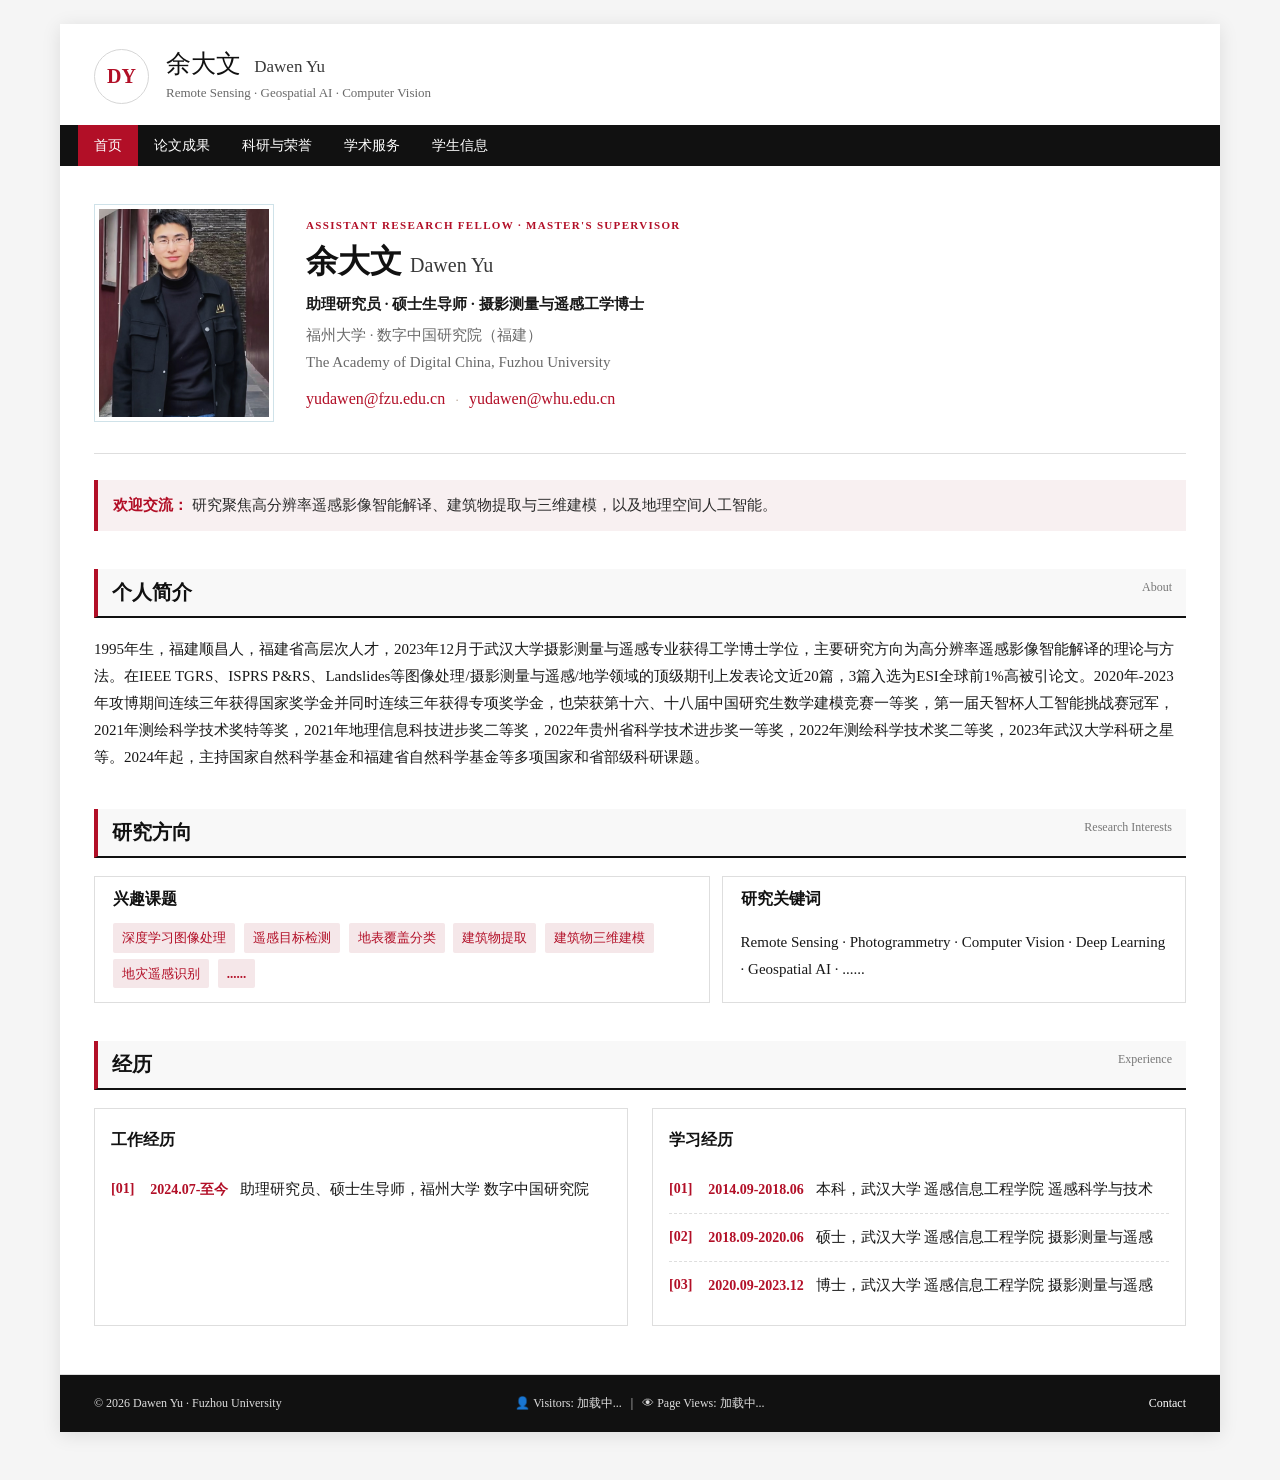
<file: index.html>
<!doctype html>
<html lang="zh-CN">
<head>
  <meta charset="utf-8">
  <meta name="viewport" content="width=device-width,initial-scale=1">
  <meta name="description" content="余大文 Dawen Yu｜遥感与地理空间人工智能">
  <title>余大文 Dawen Yu | Remote Sensing & Geospatial AI</title>
  <link rel="stylesheet" href="yudawen_files/site.css">
  <script async src="https://busuanzi.ibruce.info/busuanzi/2.3/busuanzi.pure.mini.js"></script>
  <style>
    /* 仅控制“经历”部分的两个模块 */
    .experience-grid {
      display: grid;
      grid-template-columns: repeat(2, minmax(0, 1fr));
      gap: 24px;
      align-items: stretch;
    }

    /*!* 仅在手机等窄屏设备上改为上下排列 *!*/
    /*@media (max-width: 640px) {*/
    /*  .experience-grid {*/
    /*    grid-template-columns: 1fr;*/
    /*  }*/
    /*}*/



/* 只调整工作经历和学习经历 */
.experience-grid .card {
  display: block !important;
  padding: 16px !important;
}

.experience-grid .card h3 {
  display: block !important;
  width: 100% !important;
  margin: 0 0 10px 0 !important;
}

/* 取消时间线的横向布局和左侧缩进 */
.experience-grid .card ul.timeline {
  display: block !important;
  width: 100% !important;
  margin: 0 !important;
  padding: 0 !important;
  list-style: none !important;
}

/*.experience-grid .card ul.timeline li {*/
/*  display: block !important;*/
/*  width: 100% !important;*/
/*  margin: 0 0 10px 0 !important;*/
/*  padding: 0 !important;*/
/*}*/

/* 整条经历另起一行，左侧与标题对齐 */
.experience-grid .card .timeline-content {
  display: block !important;
  width: 100% !important;
  margin: 0 !important;
  padding: 0 !important;
  text-align: left !important;
}

/* 时间和具体内容仍然在同一行 */
.experience-grid .card .timeline-content time {
  display: inline !important;
  margin: 0 8px 0 0 !important;
}
/* 放大经历中的时间 */
.experience-grid .timeline-content time {
  font-size: 14px !important;
  font-weight: 700 !important;
}

/* 放大经历前面的序号，例如 [01] */
.experience-grid .timeline li::before {
  font-size: 14px !important;
  font-weight: 700 !important;
}
    /* 调整个人主页邮箱字体 */
.hero .contact a {
  font-size: 16px !important;
}
  </style>
</head>

<body>
<div class="shell">

  <header class="site-head">
    <div class="site-mark">DY</div>
    <div>
      <p class="brand-name">余大文 <span>Dawen Yu</span></p>
      <p class="brand-subtitle">Remote Sensing · Geospatial AI · Computer Vision</p>
    </div>
  </header>

  <nav class="main-nav" aria-label="主导航">
    <a class="active" href="index.html">首页</a>
    <a href="publications.html">论文成果</a>
    <a href="research.html">科研与荣誉</a>
    <a href="service.html">学术服务</a>
        <a href="student.html">学生信息</a>

  </nav>

  <main>

    <section class="hero">
      <img class="hero-photo" src="yudawen_files/yudawen2023.jpg" alt="余大文 Dawen Yu">

      <div>
        <p class="eyebrow">ASSISTANT RESEARCH FELLOW · MASTER'S SUPERVISOR</p>
        <h1>余大文 <span>Dawen Yu</span></h1>
        <p class="title">助理研究员 · 硕士生导师 · 摄影测量与遥感工学博士</p>
        <p class="affiliation">
          福州大学 · 数字中国研究院（福建）<br>
          The Academy of Digital China, Fuzhou University
        </p>
        <p class="contact">
          <a href="mailto:yudawen@fzu.edu.cn">yudawen@fzu.edu.cn</a>
          <span>·</span>
          <a href="mailto:yudawen@whu.edu.cn">yudawen@whu.edu.cn</a>
        </p>
      </div>
    </section>

    <p class="notice">
      <strong>欢迎交流：</strong>
      研究聚焦高分辨率遥感影像智能解译、建筑物提取与三维建模，以及地理空间人工智能。
    </p>

    <section class="section">
      <h2 class="section-title">个人简介 <small>About</small></h2>
      <p>
        1995年生，福建顺昌人，福建省高层次人才，2023年12月于武汉大学摄影测量与遥感专业获得工学博士学位，主要研究方向为高分辨率遥感影像智能解译的理论与方法。在IEEE TGRS、ISPRS P&RS、Landslides等图像处理/摄影测量与遥感/地学领域的顶级期刊上发表论文近20篇，3篇入选为ESI全球前1%高被引论文。2020年-2023年攻博期间连续三年获得国家奖学金并同时连续三年获得专项奖学金，也荣获第十六、十八届中国研究生数学建模竞赛一等奖，第一届天智杯人工智能挑战赛冠军，2021年测绘科学技术奖特等奖，2021年地理信息科技进步奖二等奖，2022年贵州省科学技术进步奖一等奖，2022年测绘科学技术奖二等奖，2023年武汉大学科研之星等。2024年起，主持国家自然科学基金和福建省自然科学基金等多项国家和省部级科研课题。
      </p>
    </section>

    <section class="section">
      <h2 class="section-title">研究方向 <small>Research Interests</small></h2>

      <div class="two-col">
        <div class="card">
          <h3>兴趣课题</h3>
          <div>
            <span class="tag">深度学习图像处理</span>
            <span class="tag">遥感目标检测</span>
            <span class="tag">地表覆盖分类</span>
            <span class="tag">建筑物提取</span>
            <span class="tag">建筑物三维建模</span>
            <span class="tag">地灾遥感识别</span>
                        <span class="tag"><b>......</b></span>

          </div>
        </div>

        <div class="card">
          <h3>研究关键词</h3>
          <p>
            Remote Sensing · Photogrammetry · Computer Vision ·
            Deep Learning · Geospatial AI · ......
          </p>
        </div>
      </div>
    </section>

<!--    <section class="section">-->
<!--      <h2 class="section-title">学术概览 <small>Academic Snapshot</small></h2>-->

<!--      <div class="stats">-->
<!--        <div class="stat">-->
<!--          <strong>13</strong>-->
<!--          <span>第一/通讯作者论文</span>-->
<!--        </div>-->
<!--        <div class="stat">-->
<!--          <strong>3</strong>-->
<!--          <span>ESI 高被引论文</span>-->
<!--        </div>-->
<!--        <div class="stat">-->
<!--          <strong>2</strong>-->
<!--          <span>主持省部级及以上基金</span>-->
<!--        </div>-->
<!--      </div>-->
<!--    </section>-->

    <!-- 经历：仅此处采用独立的横向双栏布局 -->
    <section class="section">
      <h2 class="section-title">经历 <small>Experience</small></h2>

      <div class="experience-grid">

        <div class="card">
          <h3>工作经历</h3>

          <ul class="timeline">
            <li>
              <span class="timeline-content">
                <time>2024.07-至今</time>
                助理研究员、硕士生导师，福州大学 数字中国研究院
              </span>
            </li>
          </ul>
        </div>

        <div class="card">
          <h3>学习经历</h3>
          <ul class="timeline">


            <li>
              <span class="timeline-content">
                <time>2014.09-2018.06</time>
                本科，武汉大学 遥感信息工程学院 遥感科学与技术
              </span>
            </li>
            <li>
              <span class="timeline-content">
                <time>2018.09-2020.06</time>
                硕士，武汉大学 遥感信息工程学院 摄影测量与遥感
              </span>
            </li>
                        <li>
              <span class="timeline-content">
                <time>2020.09-2023.12</time>
                博士，武汉大学 遥感信息工程学院 摄影测量与遥感
              </span>
            </li>
          </ul>
        </div>

      </div>
    </section>

  </main>

<footer class="footer" style="
  display: grid;
  grid-template-columns: 1fr 1fr 1fr;
  align-items: center;
  width: 100%;
">
  <!-- 左侧 -->
  <span style="text-align: left;">
    © 2026 Dawen Yu · Fuzhou University
  </span>

  <!-- 中间 -->
  <span style="text-align: center;  white-space: nowrap ">
    👤 Visitors: <span id="busuanzi_value_site_uv">加载中...</span>
    &nbsp; | &nbsp;
    👁 Page Views: <span id="busuanzi_value_site_pv">加载中...</span>
  </span>
<!-- <span style="text-align: center; white-space: nowrap;">
  👤 Visitors: <span id="display_uv">加载中...</span>
  &nbsp; | &nbsp;
  👁 Page Views: <span id="display_pv">加载中...</span>
</span> -->
  <!-- 右侧 -->
  <a href="mailto:yudawen@fzu.edu.cn" style="text-align: right;">
    Contact
  </a>
</footer>

</div>

</body>
</html>
</file>
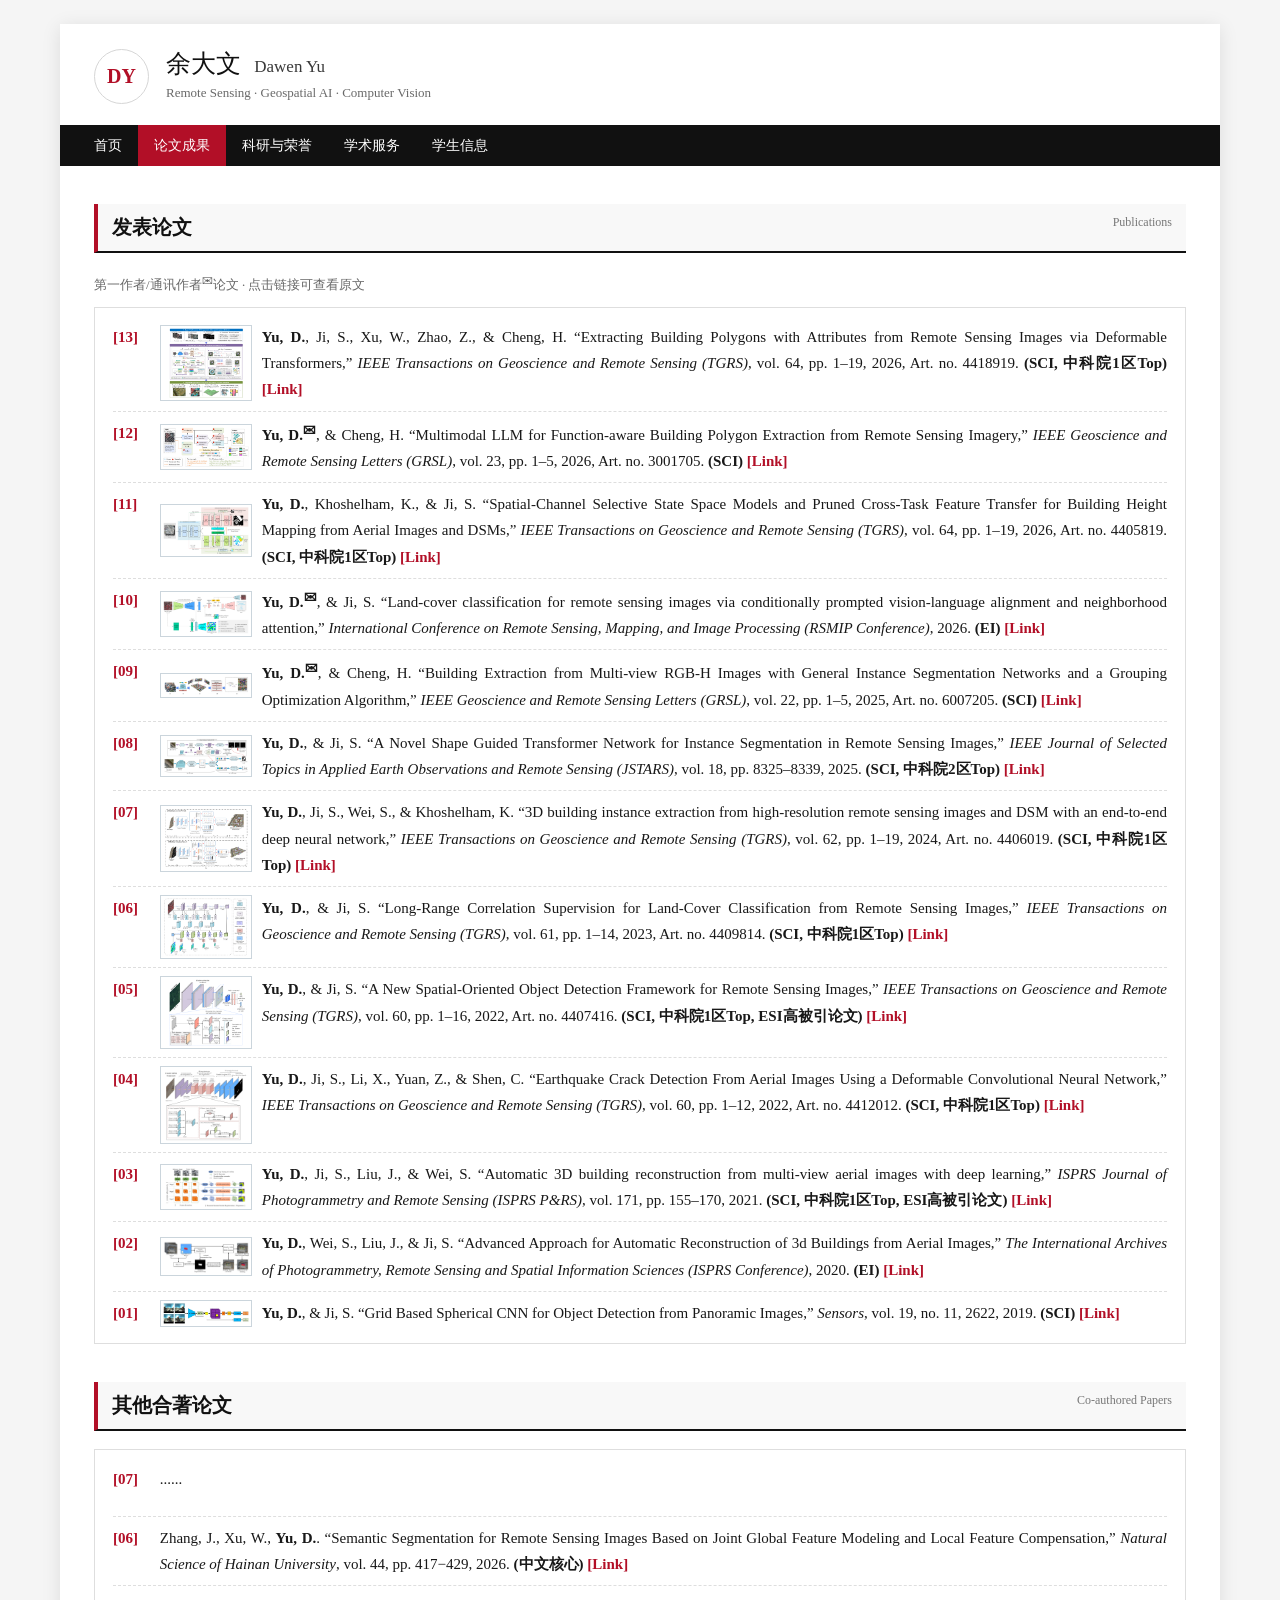
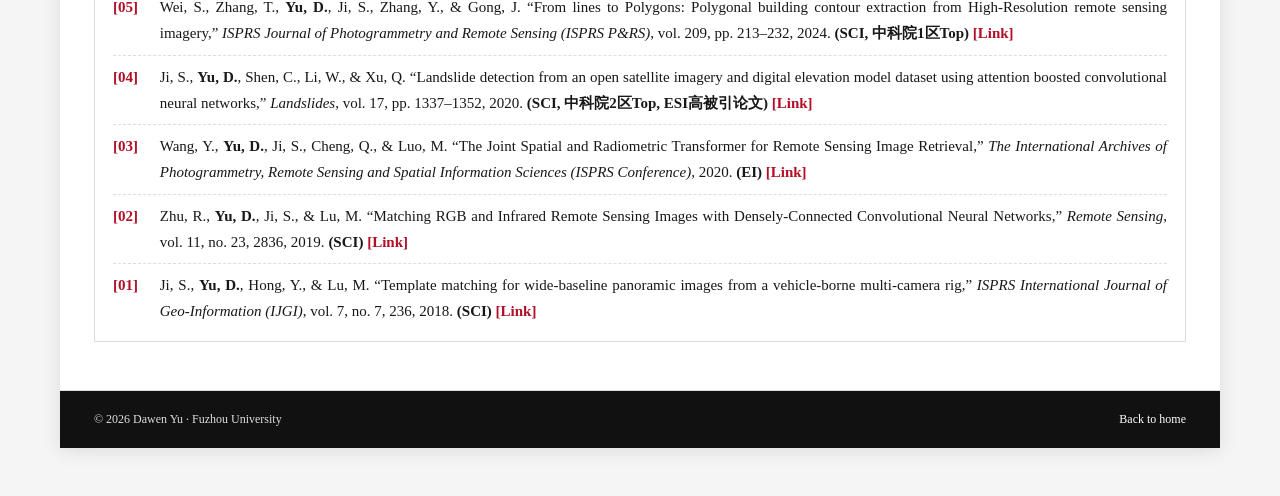
<file: publications.html>
<!doctype html>
<html lang="zh-CN">
<head>
    <style>
        /* 放大经历中的时间 */
        .experience-grid .timeline-content time {
            font-size: 15px !important;
            font-weight: 700 !important;
        }

        /* 放大经历前面的序号，例如 [01] */
        .experience-grid .timeline li::before {
            font-size: 15px !important;
            font-weight: 700 !important;
        }
    </style>

    <meta charset="utf-8">
    <meta name="viewport" content="width=device-width,initial-scale=1">

    <title>论文成果 | 余大文 Dawen Yu</title>

    <link rel="stylesheet" href="yudawen_files/site.css">
      <script async src="https://busuanzi.ibruce.info/busuanzi/2.3/busuanzi.pure.mini.js"></script>

</head>

<body>
    <div class="shell">

        <header class="site-head">
            <div class="site-mark">DY</div>

            <div>
                <p class="brand-name">
                    余大文 <span>Dawen Yu</span>
                </p>

                <p class="brand-subtitle">
                    Remote Sensing · Geospatial AI · Computer Vision
                </p>
            </div>
        </header>

        <nav class="main-nav">
            <a href="index.html">首页</a>
            <a class="active" href="publications.html">论文成果</a>
            <a href="research.html">科研与荣誉</a>
            <a href="service.html">学术服务</a>
                    <a href="student.html">学生信息</a>

        </nav>

        <main>

            <!-- 发表论文 -->
            <section class="section">
                <h2 class="section-title">
                    发表论文 <small>Publications</small>
                </h2>

                <p class="paper-note">
                    第一作者/通讯作者<sup>✉</sup>论文 · 点击链接可查看原文
                </p>

                <div class="card">

                    <article class="publication">
                        <span class="num">[13]</span>
                        <img class="publication-image" src="yudawen_files/page13.png" alt="论文首页">

                        <div class="publication-content">
                            <b>Yu, D.</b>, Ji, S., Xu, W., Zhao, Z., &amp; Cheng, H.
                            “Extracting Building Polygons with Attributes from Remote Sensing Images via Deformable Transformers,”
                            <i>IEEE Transactions on Geoscience and Remote Sensing (TGRS)</i>,
                            vol. 64, pp. 1–19, 2026, Art. no. 4418919.
                            <b>(SCI, 中科院1区Top)</b>

                            <a
                                href="https://doi.org/10.1109/TGRS.2026.3740792"
                                target="_blank"
                                rel="noopener"
                            >[Link]</a>
                              <!-- <span class="text-tag red">2026</span> -->

                        </div>
                    </article>

                    <article class="publication">
                        <span class="num">[12]</span>
                        <img class="publication-image" src="yudawen_files/page12.png" alt="论文首页">

                        <div class="publication-content">
                            <b>Yu, D.<sup>✉</sup></b>, &amp; Cheng, H.
                            “Multimodal LLM for Function-aware Building Polygon Extraction from Remote Sensing Imagery,”
                            <i>IEEE Geoscience and Remote Sensing Letters (GRSL)</i>,
                            vol. 23, pp. 1–5, 2026, Art. no. 3001705.
                            <b>(SCI)</b>

                            <a
                                href="https://doi.org/10.1109/LGRS.2026.3732140"
                                target="_blank"
                                rel="noopener"
                            >[Link]</a>
                              <!-- <span class="text-tag red">2026</span> -->

                        </div>
                    </article>

                    <article class="publication">
                        <span class="num">[11]</span>
                        <img class="publication-image" src="yudawen_files/page11.png" alt="论文首页">

                        <div class="publication-content">
                            <b>Yu, D.</b>, Khoshelham, K., &amp; Ji, S.
                            “Spatial-Channel Selective State Space Models and Pruned Cross-Task Feature Transfer for Building Height Mapping from Aerial Images and DSMs,”
                            <i>IEEE Transactions on Geoscience and Remote Sensing (TGRS)</i>,
                            vol. 64, pp. 1–19, 2026, Art. no. 4405819.
                            <b>(SCI, 中科院1区Top)</b>

                            <a
                                href="https://doi.org/10.1109/TGRS.2026.3674156"
                                target="_blank"
                                rel="noopener"
                            >[Link]</a>
                              <!-- <span class="text-tag red">2026</span> -->

                        </div>
                    </article>



                      <article class="publication">
                        <span class="num">[10]</span>
                        <img class="publication-image" src="yudawen_files/page10.png" alt="论文首页">

                        <div class="publication-content">
                            <b>Yu, D.<sup>✉</sup></b>, &amp; Ji, S.
                            “Land-cover classification for remote sensing images via conditionally prompted vision-language alignment and neighborhood attention,”
                            <i>International Conference on Remote Sensing, Mapping, and Image Processing (RSMIP Conference)</i>,
                            2026.
                            <b>(EI)</b>

                            <a
                                href="https://doi.org/10.1117/12.3112230"
                                target="_blank"
                                rel="noopener"
                            >[Link]</a>
                              <!-- <span class="text-tag red ">2026</span> -->

                        </div>
                    </article>

                                        <article class="publication">
                        <span class="num">[09]</span>
                        <img class="publication-image" src="yudawen_files/page9.png" alt="论文首页">

                        <div class="publication-content">
                            <b>Yu, D.<sup>✉</sup></b>, &amp; Cheng, H.
                            “Building Extraction from Multi-view RGB-H Images with General Instance Segmentation Networks and a Grouping Optimization Algorithm,”
                            <i>IEEE Geoscience and Remote Sensing Letters (GRSL)</i>,
                            vol. 22, pp. 1–5, 2025, Art. no. 6007205.
                            <b>(SCI)</b>

                            <a
                                href="https://doi.org/10.1109/LGRS.2025.3562892"
                                target="_blank"
                                rel="noopener"
                            >[Link]</a>
                              <!-- <span class="text-tag blue">2025</span> -->

                        </div>
                    </article>

                    <article class="publication">
                        <span class="num">[08]</span>
                        <img class="publication-image" src="yudawen_files/page8.png" alt="论文首页">

                        <div class="publication-content">
                            <b>Yu, D.</b>, &amp; Ji, S.
                            “A Novel Shape Guided Transformer Network for Instance Segmentation in Remote Sensing Images,”
                            <i>IEEE Journal of Selected Topics in Applied Earth Observations and Remote Sensing (JSTARS)</i>,
                            vol. 18, pp. 8325–8339, 2025.
                            <b>(SCI, 中科院2区Top)</b>

                            <a
                                href="https://doi.org/10.1109/JSTARS.2025.3550460"
                                target="_blank"
                                rel="noopener"
                            >[Link]</a>
                              <!-- <span class="text-tag blue">2025</span> -->

                        </div>
                    </article>

                    <article class="publication">
                        <span class="num">[07]</span>
                        <img class="publication-image" src="yudawen_files/page7.png" alt="论文首页">

                        <div class="publication-content">
                            <b>Yu, D.</b>, Ji, S., Wei, S., &amp; Khoshelham, K.
                            “3D building instance extraction from high-resolution remote sensing images and DSM with an end-to-end deep neural network,”
                            <i>IEEE Transactions on Geoscience and Remote Sensing (TGRS)</i>,
                            vol. 62, pp. 1–19, 2024, Art. no. 4406019.
                            <b>(SCI, 中科院1区Top)</b>

                            <a
                                href="https://doi.org/10.1109/TGRS.2024.3383432"
                                target="_blank"
                                rel="noopener"
                            >[Link]</a>
                              <!-- <span class="text-tag green">2024</span> -->

                        </div>
                    </article>

                    <article class="publication">
                        <span class="num">[06]</span>
                        <img class="publication-image" src="yudawen_files/page6.png" alt="论文首页">

                        <div class="publication-content">
                            <b>Yu, D.</b>, &amp; Ji, S.
                            “Long-Range Correlation Supervision for Land-Cover Classification from Remote Sensing Images,”
                            <i>IEEE Transactions on Geoscience and Remote Sensing (TGRS)</i>,
                            vol. 61, pp. 1–14, 2023, Art. no. 4409814.
                            <b>(SCI, 中科院1区Top)</b>

                            <a
                                href="https://doi.org/10.1109/TGRS.2023.3324706"
                                target="_blank"
                                rel="noopener"
                            >[Link]</a>
                              <!-- <span class="text-tag indigo ">2023</span> -->

                        </div>
                    </article>

                    <article class="publication">
                        <span class="num">[05]</span>
                        <img class="publication-image" src="yudawen_files/page5.png" alt="论文首页">

                        <div class="publication-content">
                            <b>Yu, D.</b>, &amp; Ji, S.
                            “A New Spatial-Oriented Object Detection Framework for Remote Sensing Images,”
                            <i>IEEE Transactions on Geoscience and Remote Sensing (TGRS)</i>,
                            vol. 60, pp. 1–16, 2022, Art. no. 4407416.
                            <b>(SCI, 中科院1区Top, ESI高被引论文)</b>

                            <a
                                href="https://ieeexplore.ieee.org/abstract/document/9611255"
                                target="_blank"
                                rel="noopener"
                            >[Link]</a>
                              <!-- <span class="text-tag cyan">2022</span> -->

                        </div>
                    </article>

                    <article class="publication">
                        <span class="num">[04]</span>
                        <img class="publication-image" src="yudawen_files/page4.png" alt="论文首页">

                        <div class="publication-content">
                            <b>Yu, D.</b>, Ji, S., Li, X., Yuan, Z., &amp; Shen, C.
                            “Earthquake Crack Detection From Aerial Images Using a Deformable Convolutional Neural Network,”
                            <i>IEEE Transactions on Geoscience and Remote Sensing (TGRS)</i>,
                            vol. 60, pp. 1–12, 2022, Art. no. 4412012.
                            <b>(SCI, 中科院1区Top)</b>

                            <a
                                href="https://ieeexplore.ieee.org/document/9796591"
                                target="_blank"
                                rel="noopener"
                            >[Link]</a>
                              <!-- <span class="text-tag cyan">2022</span> -->

                        </div>
                    </article>

                    <article class="publication">
                        <span class="num">[03]</span>
                        <img class="publication-image" src="yudawen_files/page3.png" alt="论文首页">

                        <div class="publication-content">
                            <b>Yu, D.</b>, Ji, S., Liu, J., &amp; Wei, S.
                            “Automatic 3D building reconstruction from multi-view aerial images with deep learning,”
                            <i>ISPRS Journal of Photogrammetry and Remote Sensing (ISPRS P&amp;RS)</i>,
                            vol. 171, pp. 155–170, 2021.
                            <b>(SCI, 中科院1区Top, ESI高被引论文)</b>

                            <a
                                href="https://doi.org/10.1016/j.isprsjprs.2020.11.011"
                                target="_blank"
                                rel="noopener"
                            >[Link]</a>
                              <!-- <span class="text-tag lime">2021</span> -->

                        </div>
                    </article>

                       <article class="publication">
                        <span class="num">[02]</span>
                        <img class="publication-image" src="yudawen_files/page2.png" alt="论文首页">

                        <div class="publication-content">
                            <b>Yu, D.</b>, Wei, S., Liu, J., &amp; Ji, S.
                            “Advanced Approach for Automatic Reconstruction of 3d Buildings from Aerial Images,”
                            <i>The International Archives of Photogrammetry, Remote Sensing and Spatial Information Sciences (ISPRS Conference)</i>,
                            2020.
                            <b>(EI)</b>

                            <a
                                href="https://www.int-arch-photogramm-remote-sens-spatial-inf-sci.net/XLIII-B2-2020/541/2020/"
                                target="_blank"
                                rel="noopener"
                            >[Link]</a>
                              <!-- <span class="text-tag mint ">2020</span> -->

                        </div>
                    </article>

                    <article class="publication">
                        <span class="num">[01]</span>
                        <img class="publication-image" src="yudawen_files/page1.jpg" alt="论文首页">

                        <div class="publication-content">
                            <b>Yu, D.</b>, &amp; Ji, S.
                            “Grid Based Spherical CNN for Object Detection from Panoramic Images,”
                            <i>Sensors</i>,
                            vol. 19, no. 11, 2622, 2019.
                            <b>(SCI)</b>

                            <a
                                href="https://www.mdpi.com/1424-8220/19/11/2622"
                                target="_blank"
                                rel="noopener"
                            >[Link]</a>
                              <!-- <span class="text-tag brown  ">2019</span> -->

                        </div>
                    </article>





                </div>
            </section>

            <!-- 其他合著论文 -->
            <section class="section">
                <h2 class="section-title">
                    其他合著论文 <small>Co-authored Papers</small>
                </h2>

                <div class="card">

                    <article class="publication">
                        <span class="num">[07]</span>

                        <div class="publication-content">
                            ......
                            <p></p>
                        </div>
                    </article>

                        <article class="publication">
                        <span class="num">[06]</span>

                        <div class="publication-content">
                            Zhang, J., Xu, W., <b>Yu, D.</b>.
                            “Semantic Segmentation for Remote Sensing Images Based on Joint Global Feature Modeling and Local Feature Compensation,”
                            <i>Natural Science of Hainan University</i>,
                            vol. 44, pp. 417−429, 2026.
                            <b>(中文核心)</b>

                            <a
                                href="https://hndk.hainanu.edu.cn/article/doi/10.65658/j.hndk.2025101501"
                                target="_blank"
                                rel="noopener"
                            >[Link]</a>
                              <!-- <span class="text-tag gray">2026</span> -->

                        </div>
                    </article>

                    <article class="publication">
                        <span class="num">[05]</span>

                        <div class="publication-content">
                            Wei, S., Zhang, T., <b>Yu, D.</b>, Ji, S., Zhang, Y., &amp; Gong, J.
                            “From lines to Polygons: Polygonal building contour extraction from High-Resolution remote sensing imagery,”
                            <i>ISPRS Journal of Photogrammetry and Remote Sensing (ISPRS P&amp;RS)</i>,
                            vol. 209, pp. 213–232, 2024.
                            <b>(SCI, 中科院1区Top)</b>

                            <a
                                href="https://doi.org/10.1016/j.isprsjprs.2024.02.001"
                                target="_blank"
                                rel="noopener"
                            >[Link]</a>
                              <!-- <span class="text-tag gray">2024</span> -->

                        </div>
                    </article>

                    <article class="publication">
                        <span class="num">[04]</span>

                        <div class="publication-content">
                            Ji, S., <b>Yu, D.</b>, Shen, C., Li, W., &amp; Xu, Q.
                            “Landslide detection from an open satellite imagery and digital elevation model dataset using attention boosted convolutional neural networks,”
                            <i>Landslides</i>,
                            vol. 17, pp. 1337–1352, 2020.
                            <b>(SCI, 中科院2区Top, ESI高被引论文)</b>

                            <a
                                href="https://link.springer.com/article/10.1007/s10346-020-01353-2"
                                target="_blank"
                                rel="noopener"
                            >[Link]</a>
                              <!-- <span class="text-tag gray">2020</span> -->

                        </div>
                    </article>

                                        <article class="publication">
                        <span class="num">[03]</span>

                        <div class="publication-content">
                            Wang, Y., <b>Yu, D.</b>, Ji, S., Cheng, Q., &amp; Luo, M.
                            “The Joint Spatial and Radiometric Transformer for Remote Sensing Image Retrieval,”
                            <i>The International Archives of Photogrammetry, Remote Sensing and Spatial Information Sciences (ISPRS Conference)</i>,
                            2020.
                            <b>(EI)</b>

                            <a
                                href="https://www.int-arch-photogramm-remote-sens-spatial-inf-sci.net/XLIII-B3-2020/227/2020/"
                                target="_blank"
                                rel="noopener"
                            >[Link]</a>
                              <!-- <span class="text-tag gray">2020</span> -->

                        </div>
                    </article>

                    <article class="publication">
                        <span class="num">[02]</span>

                        <div class="publication-content">
                            Zhu, R., <b>Yu, D.</b>, Ji, S., &amp; Lu, M.
                            “Matching RGB and Infrared Remote Sensing Images with Densely-Connected Convolutional Neural Networks,”
                            <i>Remote Sensing</i>,
                            vol. 11, no. 23, 2836, 2019.
                            <b>(SCI)</b>

                            <a
                                href="https://www.mdpi.com/2072-4292/11/23/2836"
                                target="_blank"
                                rel="noopener"
                            >[Link]</a>
                              <!-- <span class="text-tag gray">2019</span> -->

                        </div>
                    </article>

                    <article class="publication">
                        <span class="num">[01]</span>

                        <div class="publication-content">
                            Ji, S., <b>Yu, D.</b>, Hong, Y., &amp; Lu, M.
                            “Template matching for wide-baseline panoramic images from a vehicle-borne multi-camera rig,”
                            <i>ISPRS International Journal of Geo-Information (IJGI)</i>,
                            vol. 7, no. 7, 236, 2018.
                            <b>(SCI)</b>

                            <a
                                href="https://www.mdpi.com/2220-9964/7/7/236"
                                target="_blank"
                                rel="noopener"
                            >[Link]</a>
                              <!-- <span class="text-tag gray">2018</span> -->

                        </div>
                    </article>



                </div>
            </section>

        </main>

        <footer class="footer">
            © 2026 Dawen Yu · Fuzhou University
            <a href="index.html">Back to home</a>
        </footer>

    </div>
</body>
</html>
</file>
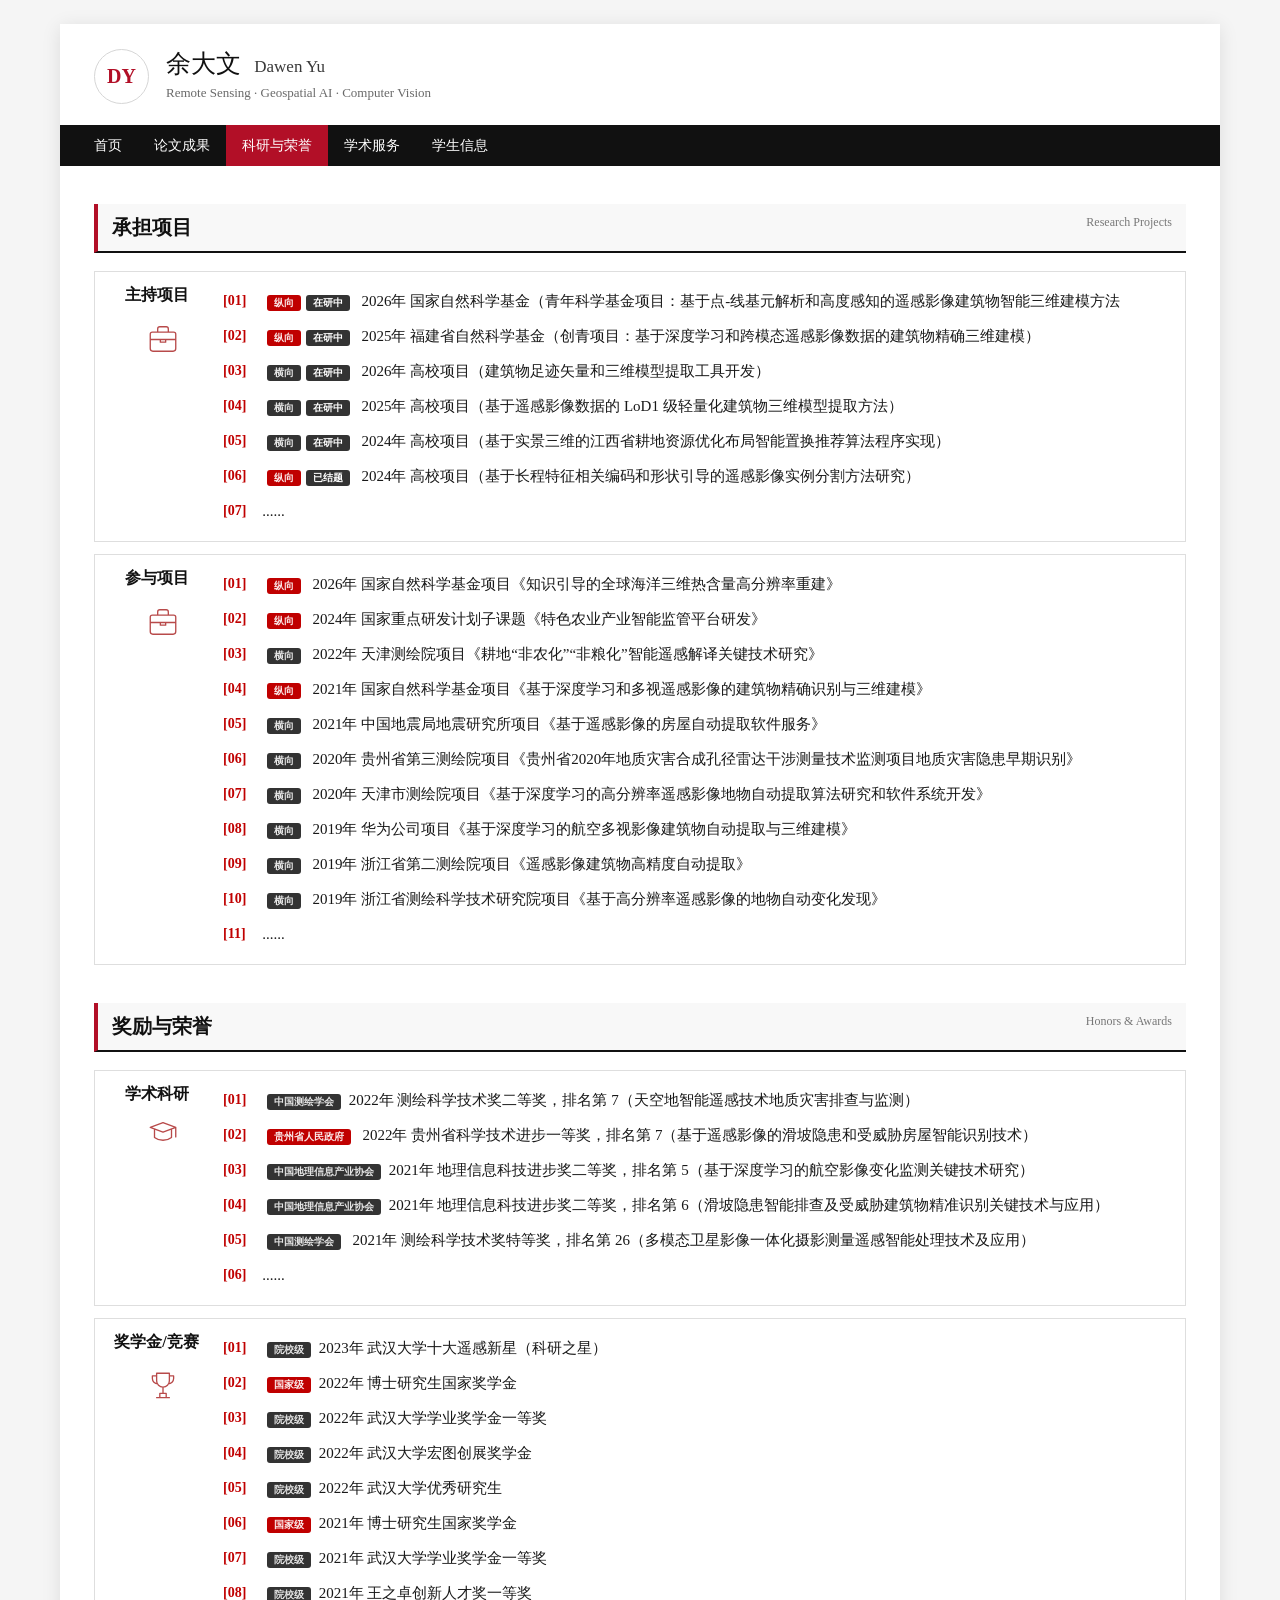
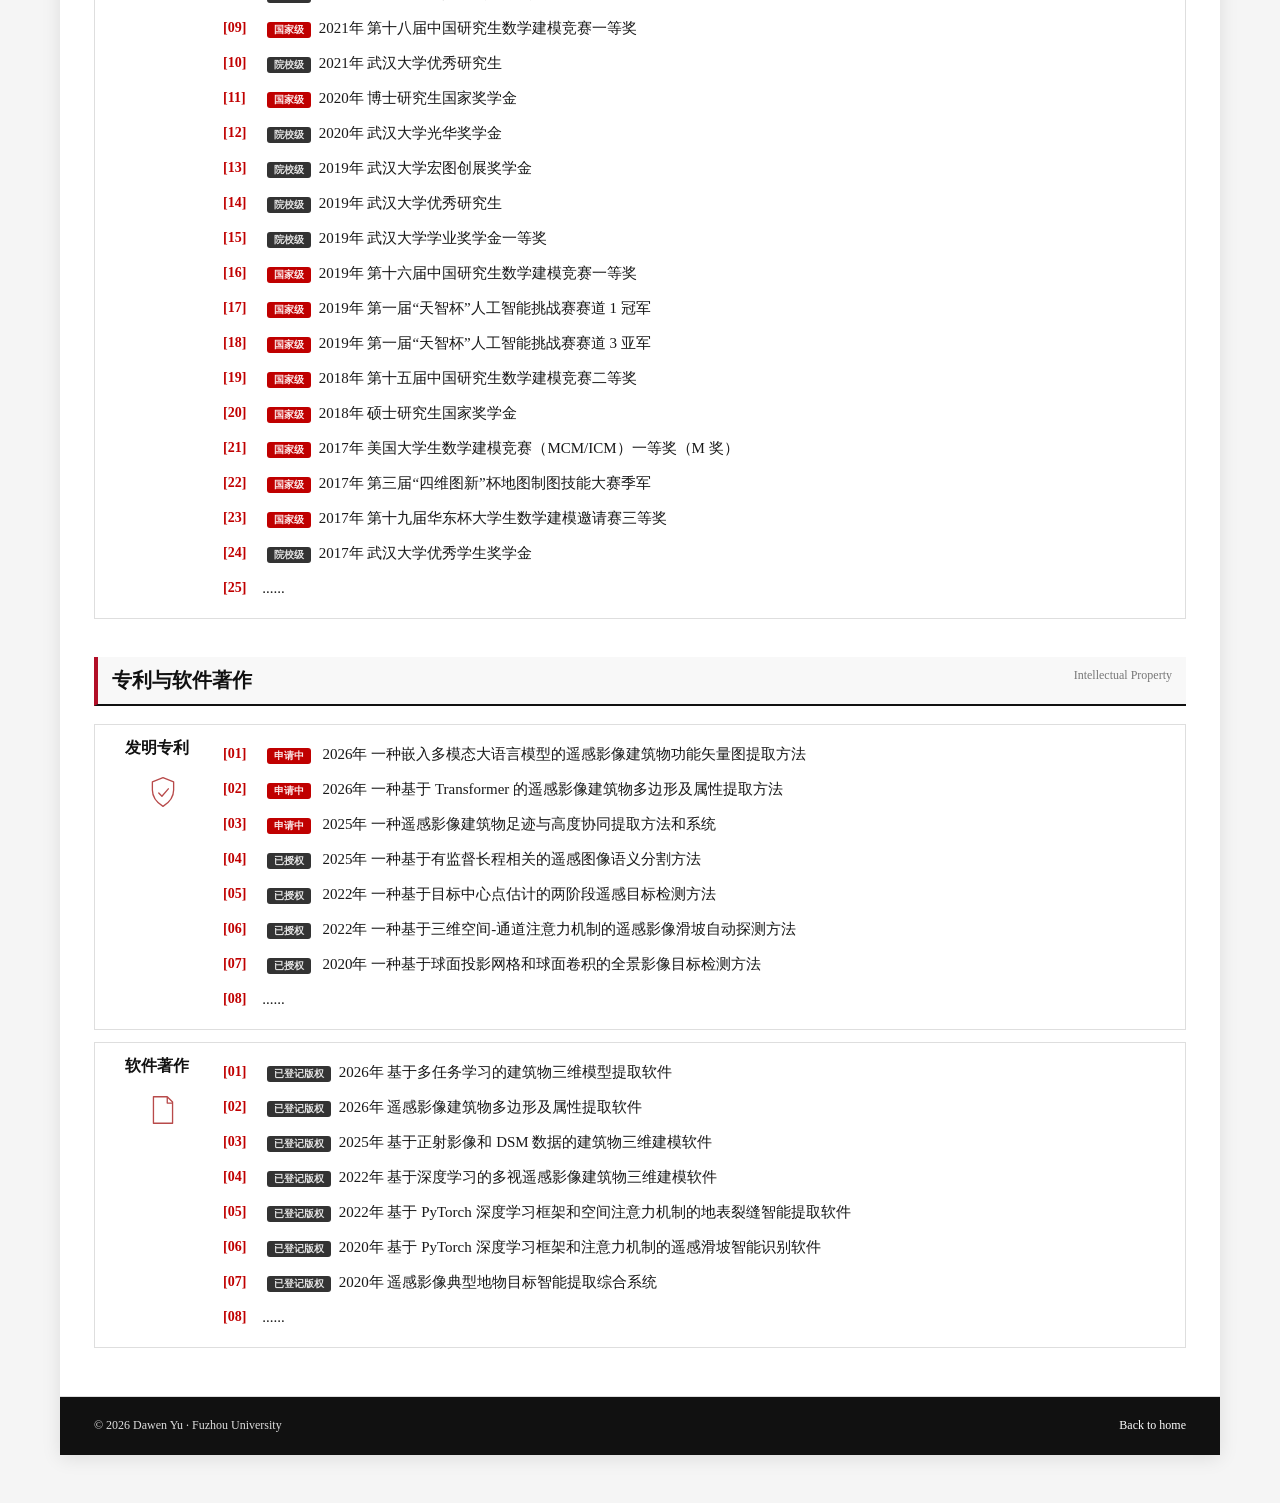
<file: research.html>
<!doctype html>
<html lang="zh-CN">
<head>
    <style>
        /* 放大承担项目、奖励与荣誉、专利与软件著作的序号 */
        body .shell main ol.plain-list {
            list-style-type: decimal !important;
            list-style-position: outside !important;
        }

        body .shell main ol.plain-list > li::marker {
            font-size: 14px !important;
            font-weight: 900 !important;
            color: #c00000 !important;
        }

        body .shell main ol.plain-list > li::before {
            font-size: 14px !important;
            font-weight: 900 !important;
            color: #c00000 !important;
            .no-break {
    white-space: nowrap !important;
}
        }

    }
    </style>

    <meta charset="utf-8">
    <meta name="viewport" content="width=device-width,initial-scale=1">

    <title>科研与荣誉 | 余大文 Dawen Yu</title>

    <link rel="stylesheet" href="yudawen_files/site.css">
      <script async src="https://busuanzi.ibruce.info/busuanzi/2.3/busuanzi.pure.mini.js"></script>

</head>

<body>
    <div class="shell">

        <header class="site-head">
            <div class="site-mark">DY</div>

            <div>
                <p class="brand-name">
                    余大文 <span>Dawen Yu</span>
                </p>

                <p class="brand-subtitle">
                    Remote Sensing · Geospatial AI · Computer Vision
                </p>
            </div>
        </header>

        <nav class="main-nav">
            <a href="index.html">首页</a>
            <a href="publications.html">论文成果</a>
            <a class="active" href="research.html">科研与荣誉</a>
            <a href="service.html">学术服务</a>
            <a href="student.html">学生信息</a>

        </nav>

        <main>

            <!-- 承担项目 -->
            <section class="section">
                <h2 class="section-title">
                    承担项目 <small>Research Projects</small>
                </h2>

                <div class="two-col">

                    <div class="card">
                        <h3>主持项目</h3>
                        <div class="project-card-icon" aria-hidden="true">
                            <svg viewBox="0 0 64 64" focusable="false"><path d="M22 18v-5a4 4 0 0 1 4-4h12a4 4 0 0 1 4 4v5M8 23a4 4 0 0 1 4-4h40a4 4 0 0 1 4 4v27a5 5 0 0 1-5 5H13a5 5 0 0 1-5-5V23Zm0 10h48M27 33v5h10v-5"/></svg>
                        </div>

                        <ol class="plain-list">
                            <li>
                                <span class="no-break"> <span class="text-tag red">纵向</span><span class="text-tag white">在研中</span> &nbsp;	2026年 国家自然科学基金（青年科学基金项目：基于点-线基元解析和高度感知的遥感影像建筑物智能三维建模方法</span>

                            </li>

                            <li>
                              <span class="no-break">   <span class="text-tag red">纵向</span><span class="text-tag white">在研中</span> &nbsp;	2025年 福建省自然科学基金（创青项目：基于深度学习和跨模态遥感影像数据的建筑物精确三维建模）</span>

                            </li>
            <li>
                                <span class="no-break"> <span class="text-tag gray">横向</span><span class="text-tag white">在研中</span> &nbsp;	2026年 高校项目（建筑物足迹矢量和三维模型提取工具开发）</span>

                            </li>
                            <li>
                             <span class="no-break">  <span class="text-tag gray">横向</span><span class="text-tag white">在研中</span > &nbsp; 2025年 高校项目（基于遥感影像数据的 LoD1 级轻量化建筑物三维模型提取方法）</span>

                            </li>

                            <li>
                             <span class="no-break">    <span class="text-tag gray">横向</span><span class="text-tag white">在研中</span> &nbsp;	2024年 高校项目（基于实景三维的江西省耕地资源优化布局智能置换推荐算法程序实现）</span>

                            </li>
                            <li>
                             <span class="no-break">    <span class="text-tag red">纵向</span><span class="text-tag white">已结题</span> &nbsp;	2024年 高校项目（基于长程特征相关编码和形状引导的遥感影像实例分割方法研究）</span>

                            </li>

                            <li>......</li>
                        </ol>
                    </div>

                    <div class="card">
                        <h3>参与项目</h3>
                        <div class="project-card-icon" aria-hidden="true">
                            <svg viewBox="0 0 64 64" focusable="false"><path d="M22 18v-5a4 4 0 0 1 4-4h12a4 4 0 0 1 4 4v5M8 23a4 4 0 0 1 4-4h40a4 4 0 0 1 4 4v27a5 5 0 0 1-5 5H13a5 5 0 0 1-5-5V23Zm0 10h48M27 33v5h10v-5"/></svg>
                        </div>

                        <ol class="plain-list">
                            <li>
                              <span class="no-break">  <span class="text-tag red">纵向</span> &nbsp;	2026年 国家自然科学基金项目《知识引导的全球海洋三维热含量高分辨率重建》</span>

                            </li>

                            <li>
                             <span class="no-break">  <span class="text-tag red">纵向</span> &nbsp;	2024年 国家重点研发计划子课题《特色农业产业智能监管平台研发》</span>

                            </li>

                            <li>
                              <span class="no-break">   <span class="text-tag gray">横向</span> &nbsp;	2022年 天津测绘院项目《耕地“非农化”“非粮化”智能遥感解译关键技术研究》</span>


                            </li>

                            <li>
                            <span class="no-break">   <span class="text-tag red">纵向</span> &nbsp;	2021年 国家自然科学基金项目《基于深度学习和多视遥感影像的建筑物精确识别与三维建模》</span>

                            </li>

                            <li>
                            <span class="no-break">  <span class="text-tag gray">横向</span> &nbsp;	2021年 中国地震局地震研究所项目《基于遥感影像的房屋自动提取软件服务》</span>

                            </li>

                            <li>
                            <span class="no-break">   <span class="text-tag gray">横向</span> &nbsp;	2020年 贵州省第三测绘院项目《贵州省2020年地质灾害合成孔径雷达干涉测量技术监测项目地质灾害隐患早期识别》</span>

                            </li>

                            <li>
                              <span class="no-break">   <span class="text-tag gray">横向</span> &nbsp;	2020年 天津市测绘院项目《基于深度学习的高分辨率遥感影像地物自动提取算法研究和软件系统开发》</span>

                            </li>

                            <li>
                               <span class="no-break">  <span class="text-tag gray">横向</span> &nbsp;	2019年 华为公司项目《基于深度学习的航空多视影像建筑物自动提取与三维建模》</span>

                            </li>

                            <li>
                            <span class="no-break">  <span class="text-tag gray">横向</span> &nbsp;	2019年 浙江省第二测绘院项目《遥感影像建筑物高精度自动提取》</span>

                            </li>

                            <li>
                               <span class="no-break">  <span class="text-tag gray">横向</span> &nbsp;	2019年 浙江省测绘科学技术研究院项目《基于高分辨率遥感影像的地物自动变化发现》</span>

                            </li>

                            <li>......</li>
                        </ol>
                    </div>

                </div>
            </section>

            <!-- 奖励与荣誉 -->
            <section class="section">
                <h2 class="section-title">
                    奖励与荣誉 <small>Honors &amp; Awards</small>
                </h2>

                <div class="two-col">

                    <div class="card">
                        <h3>学术科研</h3>
                        <div class="project-card-icon" aria-hidden="true"><svg viewBox="0 0 64 64" focusable="false"><path d="M8 12 32 3l24 9-24 9-24-9Zm8 5v14c9 7 23 7 32 0V17M56 12v18"/></svg></div>

                        <ol class="plain-list">
                            <li>

                              <span class="no-break"> <span class="text-tag gray">中国测绘学会</span>&nbsp;	2022年 测绘科学技术奖二等奖，排名第 7（天空地智能遥感技术地质灾害排查与监测）</span>

                            </li>

                            <li>
                           <span class="no-break">  <span class="text-tag red">贵州省人民政府</span> &nbsp;	2022年 贵州省科学技术进步一等奖，排名第 7（基于遥感影像的滑坡隐患和受威胁房屋智能识别技术）</span>


                            </li>

                            <li>
<span class="no-break">  <span class="text-tag gray">中国地理信息产业协会</span>&nbsp;	2021年 地理信息科技进步奖二等奖，排名第 5（基于深度学习的航空影像变化监测关键技术研究）</span>

                            </li>

                            <li>

 <span class="no-break"> <span class="text-tag gray">中国地理信息产业协会</span>&nbsp;	2021年 地理信息科技进步奖二等奖，排名第 6（滑坡隐患智能排查及受威胁建筑物精准识别关键技术与应用）</span>

                            </li>

                            <li>
                            <span class="no-break">     <span class="text-tag gray">中国测绘学会</span> &nbsp;	2021年 测绘科学技术奖特等奖，排名第 26（多模态卫星影像一体化摄影测量遥感智能处理技术及应用）</span>

                            </li>

                            <li>......</li>
                        </ol>
                    </div>

                    <div class="card">
                        <h3>奖学金/竞赛</h3>
                        <div class="project-card-icon" aria-hidden="true"><svg viewBox="0 0 64 64" focusable="false"><path d="M20 8h24v14a12 12 0 0 1-24 0V8Zm0 5h-8v5a10 10 0 0 0 10 10m22-15h8v5a10 10 0 0 1-10 10M32 34v12m-12 8h24m-18 0v-8h12v8"/></svg></div>

                        <ol class="plain-list">
                            <li><span class="no-break"> <span class="text-tag gray">院校级</span>&nbsp;	2023年 武汉大学十大遥感新星（科研之星）</span></li>
                            <li><span class="no-break"> <span class="text-tag red">国家级</span>&nbsp;	2022年 博士研究生国家奖学金</span></li>
                            <li><span class="no-break"> <span class="text-tag gray">院校级</span>&nbsp;	2022年 武汉大学学业奖学金一等奖</span></li>
                            <li><span class="no-break"> <span class="text-tag gray">院校级</span>&nbsp;	2022年 武汉大学宏图创展奖学金</span></li>
                            <li><span class="no-break"> <span class="text-tag gray">院校级</span>&nbsp;	2022年 武汉大学优秀研究生</span></li>
                            <li><span class="no-break"> <span class="text-tag red">国家级</span>&nbsp;	2021年 博士研究生国家奖学金</span></li>
                            <li><span class="no-break"> <span class="text-tag gray">院校级</span>&nbsp;	2021年 武汉大学学业奖学金一等奖</span></li>
                            <li><span class="no-break"> <span class="text-tag gray">院校级</span>&nbsp;	2021年 王之卓创新人才奖一等奖</span></li>
                            <li><span class="no-break"> <span class="text-tag red">国家级</span>&nbsp;	2021年 第十八届中国研究生数学建模竞赛一等奖</span></li>
                            <li><span class="no-break"> <span class="text-tag gray">院校级</span>&nbsp;	2021年 武汉大学优秀研究生</span></li>
                            <li><span class="no-break"> <span class="text-tag red">国家级</span>&nbsp;	2020年 博士研究生国家奖学金</span></li>
                            <li><span class="no-break"> <span class="text-tag gray">院校级</span>&nbsp;	2020年 武汉大学光华奖学金</span></li>
                            <li><span class="no-break"> <span class="text-tag gray">院校级</span>&nbsp;	2019年 武汉大学宏图创展奖学金</span></li>
                            <li><span class="no-break"> <span class="text-tag gray">院校级</span>&nbsp;	2019年 武汉大学优秀研究生</span></li>
                            <li><span class="no-break"> <span class="text-tag gray">院校级</span>&nbsp;	2019年 武汉大学学业奖学金一等奖</span></li>
                            <li><span class="no-break"> <span class="text-tag red">国家级</span>&nbsp;	2019年 第十六届中国研究生数学建模竞赛一等奖</span></li>
                            <li><span class="no-break"> <span class="text-tag red">国家级</span>&nbsp;	2019年 第一届“天智杯”人工智能挑战赛赛道 1 冠军</span></li>
                            <li><span class="no-break"> <span class="text-tag red">国家级</span>&nbsp;	2019年 第一届“天智杯”人工智能挑战赛赛道 3 亚军</span></li>
                            <li><span class="no-break"> <span class="text-tag red">国家级</span>&nbsp;	2018年 第十五届中国研究生数学建模竞赛二等奖</span></li>
                            <li><span class="no-break"> <span class="text-tag red">国家级</span>&nbsp;	2018年 硕士研究生国家奖学金</span></li>
                            <li><span class="no-break"> <span class="text-tag red">国家级</span>&nbsp;	2017年 美国大学生数学建模竞赛（MCM/ICM）一等奖（M 奖）</span></li>
                            <li><span class="no-break"> <span class="text-tag red">国家级</span>&nbsp;	2017年 第三届“四维图新”杯地图制图技能大赛季军</span></li>
                            <li><span class="no-break"> <span class="text-tag red">国家级</span>&nbsp;	2017年 第十九届华东杯大学生数学建模邀请赛三等奖</span></li>
                            <li><span class="no-break"> <span class="text-tag gray">院校级</span>&nbsp;	2017年 武汉大学优秀学生奖学金</span></li>
                            <li>......</li>
                        </ol>
                    </div>

                </div>
            </section>

            <!-- 专利与软件著作 -->
            <section class="section">
                <h2 class="section-title">
                    专利与软件著作 <small>Intellectual Property</small>
                </h2>

                <div class="two-col">

                    <div class="card">
                        <h3>发明专利</h3>
                        <div class="project-card-icon" aria-hidden="true"><svg viewBox="0 0 64 64" focusable="false"><path d="M32 5 52 13v15c0 14-9 24-20 31C21 52 12 42 12 28V13l20-8Zm-8 29 6 6 12-14"/></svg></div>

                        <ol class="plain-list">
                            <li>

                         <span class="no-break">   <span class="text-tag red">申请中</span>  &nbsp;	2026年 一种嵌入多模态大语言模型的遥感影像建筑物功能矢量图提取方法</span>

                            </li>

                            <li>
                           <span class="no-break">   <span class="text-tag red">申请中</span>     &nbsp;	2026年 一种基于 Transformer 的遥感影像建筑物多边形及属性提取方法</span>

                            </li>

                            <li>
                           <span class="no-break">   <span class="text-tag red">申请中</span>   &nbsp;	2025年 一种遥感影像建筑物足迹与高度协同提取方法和系统</span>

                            </li>

                            <li>
                                <span class="no-break">  <span class="text-tag gray">已授权</span> &nbsp;	2025年 一种基于有监督长程相关的遥感图像语义分割方法</span>

                            </li>

                            <li>
                       <span class="no-break">      <span class="text-tag gray">已授权</span>    &nbsp;	2022年 一种基于目标中心点估计的两阶段遥感目标检测方法</span>

                            </li>

                            <li>
                           <span class="no-break">   <span class="text-tag gray">已授权</span>   &nbsp;	2022年 一种基于三维空间-通道注意力机制的遥感影像滑坡自动探测方法</span>

                            </li>

                            <li>
                             <span class="no-break">   <span class="text-tag gray">已授权</span> &nbsp;	2020年 一种基于球面投影网格和球面卷积的全景影像目标检测方法</span>

                            </li>

                            <li>......</li>
                        </ol>
                    </div>

                    <div class="card">
                        <h3> 软件著作</h3>
                        <div class="project-card-icon" aria-hidden="true"><svg viewBox="0 0 64 64" focusable="false"><path d="M14 7h26l10 10v40H14V7Zm26 0v12h10M22 28h&nbsp;	20M22 36h&nbsp;	20M22 44h14"/></svg></div>

                        <ol class="plain-list">
                            <li> <span class="no-break"> <span class="text-tag gray">已登记版权</span>&nbsp;	2026年 基于多任务学习的建筑物三维模型提取软件</span></li>
                            <li><span class="no-break"> <span class="text-tag gray">已登记版权</span>&nbsp;	2026年 遥感影像建筑物多边形及属性提取软件</span></li>
                            <li><span class="no-break"> <span class="text-tag gray">已登记版权</span>&nbsp;	2025年 基于正射影像和 DSM 数据的建筑物三维建模软件</span></li>
                            <li><span class="no-break"> <span class="text-tag gray">已登记版权</span>&nbsp;	2022年 基于深度学习的多视遥感影像建筑物三维建模软件</span></li>
                            <li><span class="no-break"> <span class="text-tag gray">已登记版权</span>&nbsp;	2022年 基于 PyTorch 深度学习框架和空间注意力机制的地表裂缝智能提取软件</span></li>
                            <li><span class="no-break"> <span class="text-tag gray">已登记版权</span>&nbsp;	2020年 基于 PyTorch 深度学习框架和注意力机制的遥感滑坡智能识别软件</span></li>
                            <li><span class="no-break"> <span class="text-tag gray">已登记版权</span>&nbsp;	2020年 遥感影像典型地物目标智能提取综合系统</span></li>
                            <li>......</li>
                        </ol>
                    </div>

                </div>
            </section>

        </main>

        <footer class="footer">
            © 2026 Dawen Yu · Fuzhou University
            <a href="index.html">Back to home</a>
        </footer>

    </div>
</body>
</html>
</file>
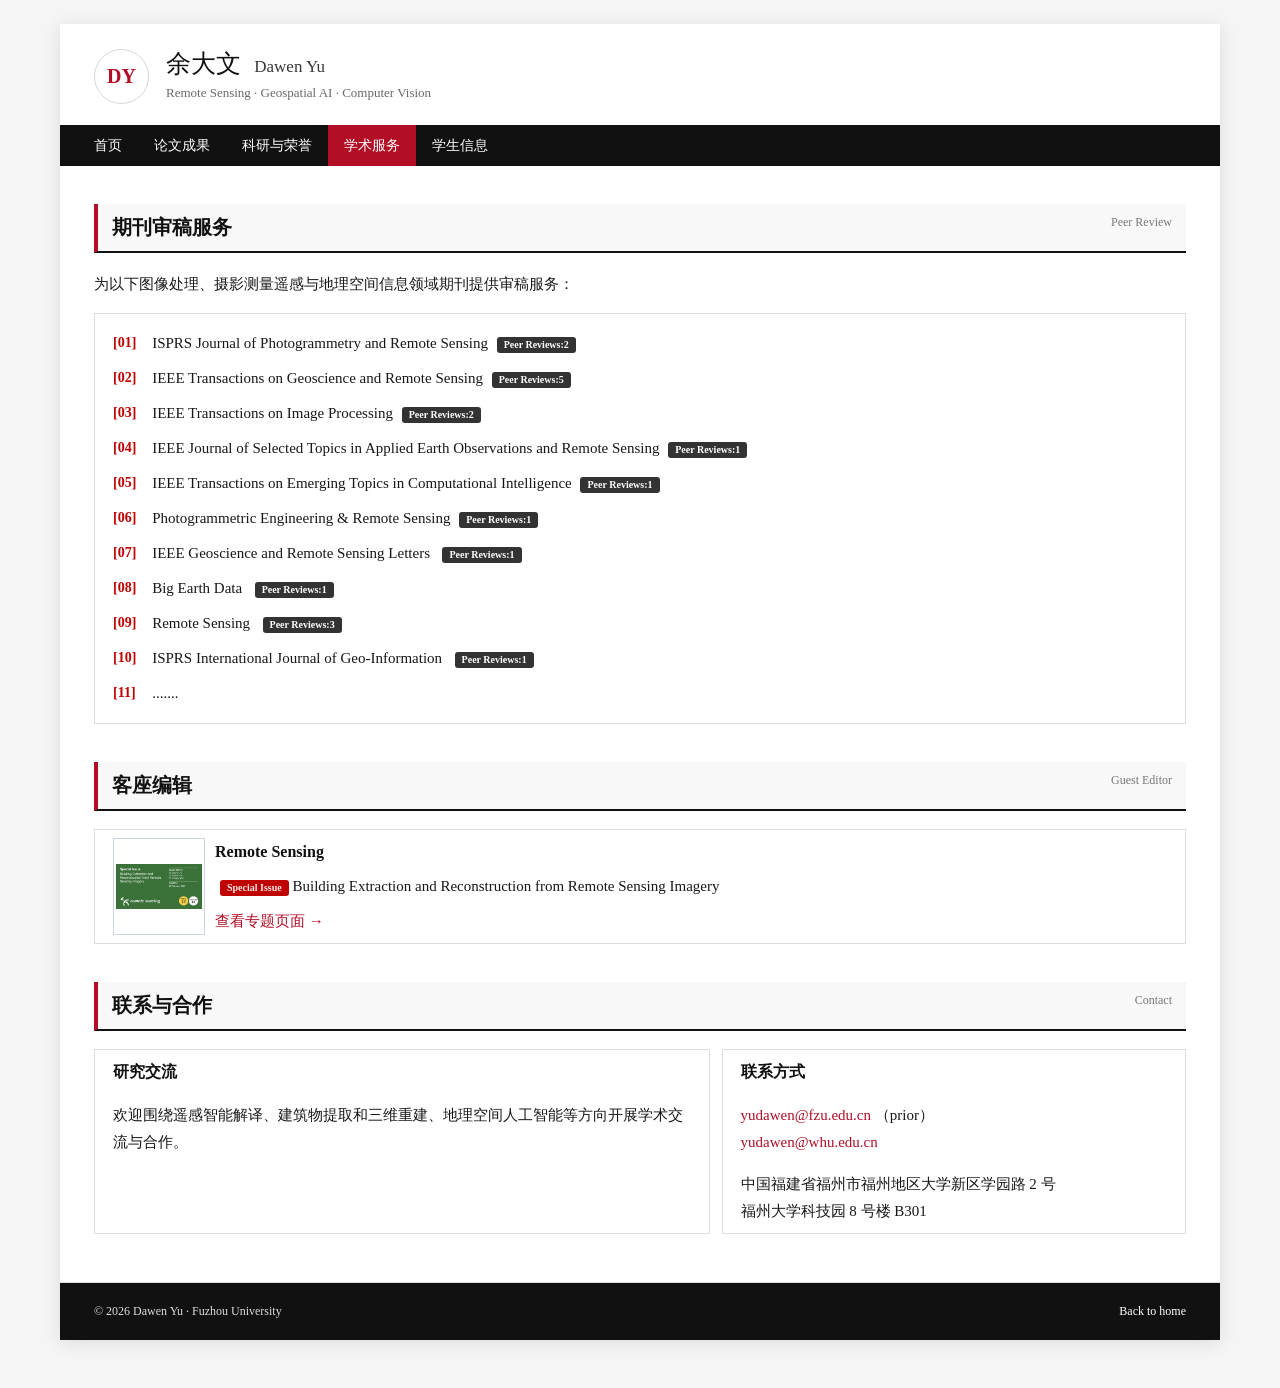
<file: service.html>
<!doctype html>
<html lang="zh-CN">
<head>
    <style>
        /* 放大承担项目、奖励与荣誉、专利与软件著作的序号 */
        body .shell main ol.plain-list {
            list-style-type: decimal !important;
            list-style-position: outside !important;
        }

        body .shell main ol.plain-list > li::marker {
            font-size: 14px !important;
            font-weight: 900 !important;
            color: #c00000 !important;
        }

        body .shell main ol.plain-list > li::before {
            font-size: 14px !important;
            font-weight: 900 !important;
            color: #c00000 !important;
        }
    </style>

    <meta charset="utf-8">
    <meta name="viewport" content="width=device-width,initial-scale=1">

    <title>学术服务 | 余大文 Dawen Yu</title>

    <link rel="stylesheet" href="yudawen_files/site.css">
      <script async src="https://busuanzi.ibruce.info/busuanzi/2.3/busuanzi.pure.mini.js"></script>

</head>

<body>
    <div class="shell">

        <header class="site-head">
            <div class="site-mark">DY</div>

            <div>
                <p class="brand-name">
                    余大文 <span>Dawen Yu</span>
                </p>

                <p class="brand-subtitle">
                    Remote Sensing · Geospatial AI · Computer Vision
                </p>
            </div>
        </header>

        <nav class="main-nav">
            <a href="index.html">首页</a>
            <a href="publications.html">论文成果</a>
            <a href="research.html">科研与荣誉</a>
            <a class="active" href="service.html">学术服务</a>
            <a href="student.html">学生信息</a>

        </nav>

        <main>

            <!-- 期刊审稿服务 -->
            <section class="section">
                <h2 class="section-title">
                    期刊审稿服务 <small>Peer Review</small>
                </h2>

                <p>
                    为以下图像处理、摄影测量遥感与地理空间信息领域期刊提供审稿服务：
                </p>

                <div class="card">
                    <ol class="plain-list">
                        <li>
                          
                        <span class="no-break"> ISPRS Journal of Photogrammetry and Remote Sensing&nbsp;<span class="text-tag white">Peer Reviews:2</span></span>

                        </li>

                        <li>
                         <span class="no-break"> IEEE Transactions on Geoscience and Remote Sensing&nbsp;<span class="text-tag white">Peer Reviews:5</span></span>

                        </li>

                        <li>
                       <span class="no-break">IEEE Transactions on Image Processing&nbsp;<span class="text-tag white">Peer Reviews:2</span></span>

                        </li>

                        <li>
                           <span class="no-break"> IEEE Journal of Selected Topics in Applied Earth Observations and Remote Sensing&nbsp;<span class="text-tag white">Peer Reviews:1</span></span>

                        </li>

                        <li>
                        <span class="no-break"> IEEE Transactions on Emerging Topics in Computational Intelligence&nbsp;<span class="text-tag white">Peer Reviews:1</span></span>

                        </li>

                        <li>
                            <span class="no-break"> Photogrammetric Engineering &amp; Remote Sensing&nbsp;<span class="text-tag white">Peer Reviews:1</span></span>

                        </li>

                        <li>
                           <span class="no-break"> IEEE Geoscience and Remote Sensing Letters &nbsp;<span class="text-tag white">Peer Reviews:1</span></span>

                        </li>

                        <li>
                          <span class="no-break"> Big Earth Data &nbsp;<span class="text-tag white">Peer Reviews:1</span></span>

                        </li>

                        <li>
                          <span class="no-break">Remote Sensing &nbsp;<span class="text-tag white">Peer Reviews:3</span></span>

                        </li>
                        
                        <li>
                    <span class="no-break">ISPRS International Journal of Geo-Information &nbsp;<span class="text-tag white">Peer Reviews:1</span></span>

                        </li>
                        <li>.......</li>
                    </ol>
                </div>
            </section>

            <!-- 客座编辑 -->
            <section class="section">
                <h2 class="section-title">
                    客座编辑 <small>Guest Editor</small>
                </h2>

                <div class="card">
                    <div class="special-issue">
                        <img src="yudawen_files/special1.png" alt="Special Issue 封面">
                        <div class="special-issue-content">
                            <h3>Remote Sensing</h3>
                            <p>
                                <span class="no-break"><span class="text-tag red">Special Issue</span> Building Extraction and Reconstruction from Remote Sensing Imagery</span>
                            </p>
                            <p>
                                <a href="https://www.mdpi.com/journal/remotesensing/special_issues/A5937H4F59" target="_blank" rel="noopener">查看专题页面 →</a>
                            </p>
                        </div>
                    </div>
                </div>
            </section>

            <!-- 联系与合作 -->
            <section class="section">
                <h2 class="section-title">
                    联系与合作 <small>Contact</small>
                </h2>

                <div class="two-col">

                    <div class="card">
                        <h3>研究交流</h3>

                        <p>
                            欢迎围绕遥感智能解译、建筑物提取和三维重建、地理空间人工智能等方向开展学术交流与合作。
                        </p>
                    </div>

                    <div class="card">
                        <h3>联系方式</h3>

                        <p>
                            <a href="mailto:yudawen@fzu.edu.cn">
                                yudawen@fzu.edu.cn
                            </a>
                            （prior）

                            <br>

                            <a href="mailto:yudawen@whu.edu.cn">
                                yudawen@whu.edu.cn
                            </a>
                        </p>

                        <p>
                            中国福建省福州市福州地区大学新区学园路 2 号
                            <br>
                            福州大学科技园 8 号楼 B301
                        </p>
                    </div>

                </div>
            </section>

        </main>

        <footer class="footer">
            © 2026 Dawen Yu · Fuzhou University
            <a href="index.html">Back to home</a>
        </footer>

    </div>
</body>
</html>
</file>
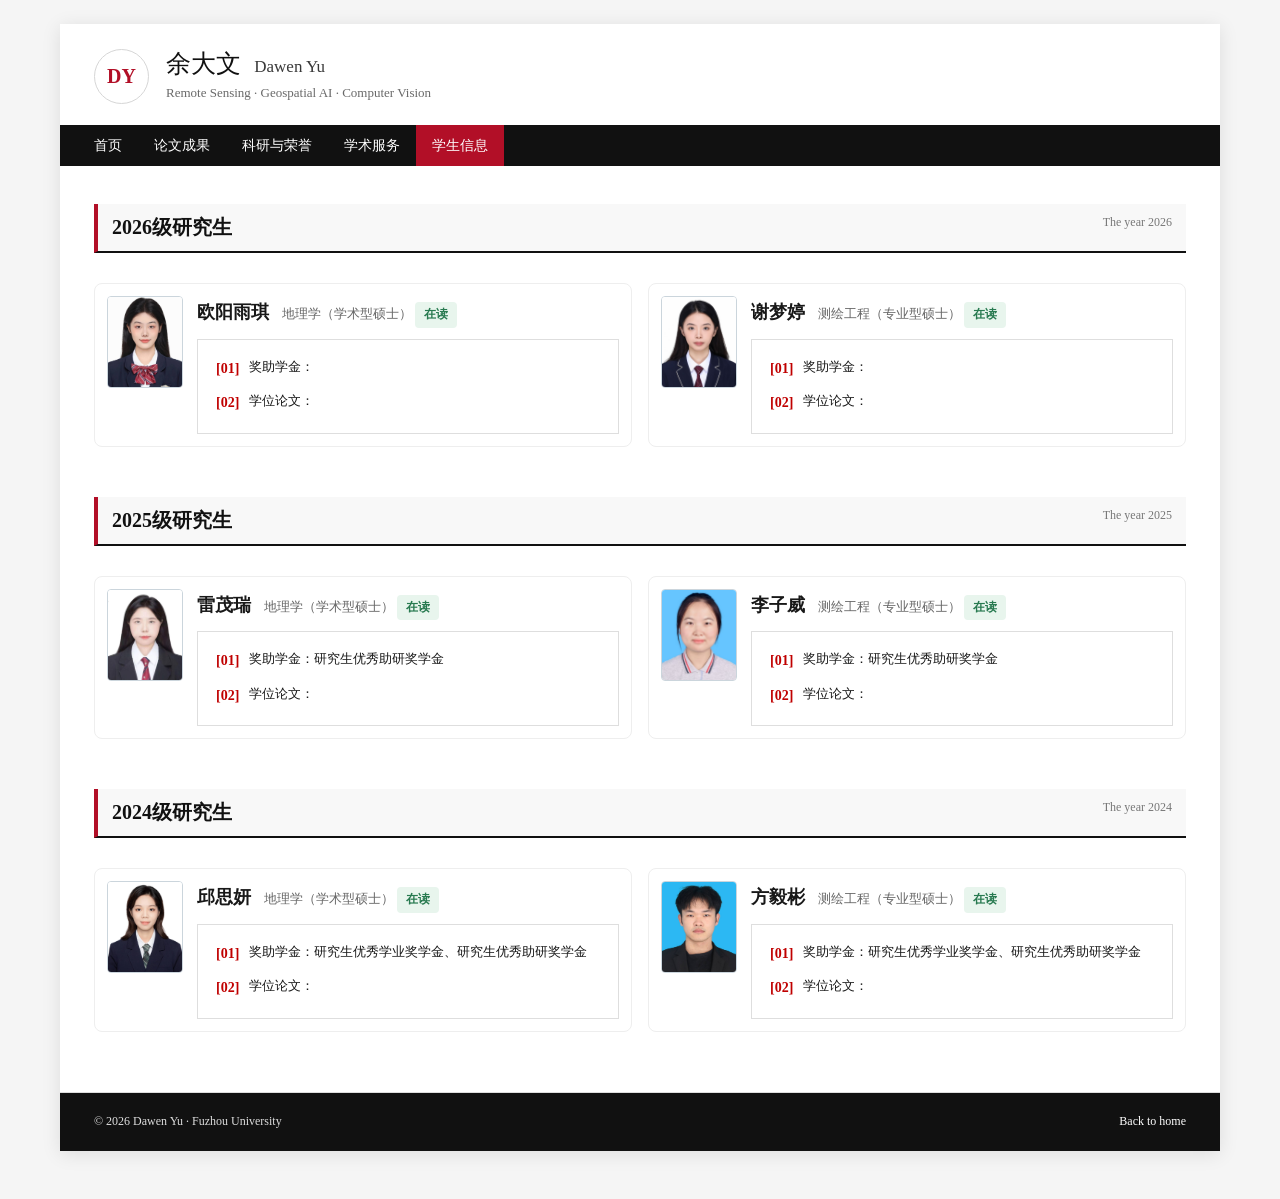
<file: student.html>
<!doctype html>
<html lang="zh-CN">
<head>
    <style>
        /* 放大承担项目、奖励与荣誉、专利与软件著作的序号 */
        body .shell main ol.plain-list {
            list-style-type: decimal !important;
            list-style-position: outside !important;
        }

        body .shell main ol.plain-list > li::marker {
            font-size: 14px !important;
            font-weight: 900 !important;
            color: #c00000 !important;
        }

        body .shell main ol.plain-list > li::before {
            font-size: 14px !important;
            font-weight: 900 !important;
            color: #c00000 !important;
        }
    </style>

    <meta charset="utf-8">
    <meta name="viewport" content="width=device-width,initial-scale=1">

    <title>学生信息 | 余大文 Dawen Yu</title>

    <link rel="stylesheet" href="yudawen_files/site.css">
      <script async src="https://busuanzi.ibruce.info/busuanzi/2.3/busuanzi.pure.mini.js"></script>

</head>

<body>
    <div class="shell">

        <header class="site-head">
            <div class="site-mark">DY</div>

            <div>
                <p class="brand-name">
                    余大文 <span>Dawen Yu</span>
                </p>

                <p class="brand-subtitle">
                    Remote Sensing · Geospatial AI · Computer Vision
                </p>
            </div>
        </header>

        <nav class="main-nav">
            <a href="index.html">首页</a>
            <a href="publications.html">论文成果</a>
            <a href="research.html">科研与荣誉</a>
            <a  href="service.html">学术服务</a>
            <a  class="active" href="student.html">学生信息</a>

        </nav>

        <main>

            <!-- 期刊审稿服务 -->
            <section class="section">
                <h2 class="section-title">
                    2026级研究生 <small>The year 2026</small>
                </h2>
                <div class="student-item">
        <img src="yudawen_files/ouyangyuqi.jpg"
             alt="欧阳雨琪"
             class="student-photo">

        <div class="student-info">

           <h3 style="display: inline; margin-right: 10px;">欧阳雨琪</h3>
           <p style="display: inline;">地理学（学术型硕士）</p>
           <span class="student-status studying">在读</span>

            <div class="card">
            <ol class="plain-list">
            <li>奖助学金：</li>
            <li>学位论文：</li>
<!--            <li>学术论文：</li>-->
            </ol>
            </div>
        </div>
    </div>
                

                   <div class="student-item">

        <img src="yudawen_files/xiemengting.jpg"
             alt="谢梦婷"
             class="student-photo">

        <div class="student-info">
        <h3 style="display: inline; margin-right: 10px;">谢梦婷</h3>
        <p style="display: inline;">测绘工程（专业型硕士）</p>
        <span class="student-status studying">在读</span>

            <div class="card">
            <ol class="plain-list">
                <li>奖助学金：</li>
                <li>学位论文：</li>
<!--                <li>学术论文：</li>-->
            </ol>
            </div>
        </div>
    </div>
            </section>



            <section class="section">
                <h2 class="section-title">
                    2025级研究生 <small>The year 2025</small>
                </h2>
                
                 <div class="student-item">
        <img src="yudawen_files/leimaorui.jpg"
             alt="雷茂瑞"
             class="student-photo">

        <div class="student-info">
            <h3 style="display: inline; margin-right: 10px;">雷茂瑞</h3>
            <p style="display: inline;">地理学（学术型硕士）</p>
             <span class="student-status studying">在读</span>

            <div class="card">
                <ol class="plain-list">
                    <li>奖助学金：研究生优秀助研奖学金</li>
                   <li> 学位论文：</li>
<!--                  <li> 学术论文：</li>-->
                </ol>
            </div>
        </div>
    </div>
                
                <div class="student-item">
        <img src="yudawen_files/liziwei.jpg"
             alt="李子威"
             class="student-photo">

        <div class="student-info">
                 <h3 style="display: inline; margin-right: 10px;">李子威</h3>
                <p style="display: inline;">测绘工程（专业型硕士）</p>
                 <span class="student-status studying">在读</span>

            <div class="card">
                <ol class="plain-list">
                    <li>奖助学金：研究生优秀助研奖学金</li>
                     <li> 学位论文：</li>
<!--                    <li> 学术论文：</li>-->
                </ol>
            </div>
        </div>
    </div>
            </section>

            <section class="section">
                <h2 class="section-title">
                    2024级研究生 <small>The year 2024</small>
                </h2>


         <div class="student-item">
        <img src="yudawen_files/qiusiyan.jpg"
             alt="邱思妍"
             class="student-photo">

        <div class="student-info">
            <h3 style="display: inline; margin-right: 10px;">邱思妍</h3>
            <p style="display: inline;">地理学（学术型硕士）</p>
           <span class="student-status studying">在读</span>

            <div class="card">
                <ol class="plain-list">
                    <li> 奖助学金：研究生优秀学业奖学金、研究生优秀助研奖学金</li>
                     <li> 学位论文：</li>
<!--                  <li> 学术论文：</li>-->
                </ol>
            </div>
        </div>
    </div>
                

                   <div class="student-item">

        <img src="yudawen_files/fangyibing.jpg"
             alt="方毅彬"
             class="student-photo">

        <div class="student-info">
        <h3 style="display: inline; margin-right: 10px;">方毅彬</h3>
        <p style="display: inline;">测绘工程（专业型硕士）</p>
          <span class="student-status studying">在读</span>
            <!-- <span class="student-status graduated">已毕业</span> -->

            <div class="card">
                <ol class="plain-list">
                    <li> 奖助学金：研究生优秀学业奖学金、研究生优秀助研奖学金</li>
                   <li> 学位论文：</li>
<!--                    <li> 学术论文：</li>-->
                </ol>
            </div>
        </div>
    </div>
                
              
            </section>

        </main>

        <footer class="footer">
            © 2026 Dawen Yu · Fuzhou University
            <a href="index.html">Back to home</a>
        </footer>

    </div>
</body>
</html>
</file>
<file: yudawen_files/site.css>
:root{--brand:#bc7a42;--brand-dark:#9e5f2e;--brand-pale:#fbf1e7;--ink:#4b4036;--muted:#85766a;--line:#eadbce;--page:#f7f1ea;--white:#fffdfa}
*{box-sizing:border-box}html{scroll-behavior:smooth}body{margin:0;background:var(--page);color:var(--ink);font:15px/1.8 "Microsoft YaHei","Noto Sans SC",Arial,sans-serif}a{color:var(--brand-dark);text-decoration:none}a:hover{text-decoration:underline}.shell{width:min(1160px,calc(100% - 36px));margin:24px auto 48px;background:var(--white);box-shadow:0 3px 18px rgba(72,132,151,.10)}
.site-head{display:flex;align-items:center;gap:17px;padding:24px 34px 20px}.site-mark{display:grid;place-items:center;width:55px;height:55px;border-radius:50%;background:var(--brand-pale);border:1px solid #cde7ef;color:var(--brand-dark);font:700 20px/1 Arial}.brand-name{margin:0;color:#3a819f;font-size:25px;line-height:1.25}.brand-name span{font:400 17px Arial,sans-serif;color:#637b85;margin-left:7px}.brand-subtitle{margin:2px 0 0;color:var(--muted);font-size:13px}.main-nav{display:flex;flex-wrap:wrap;padding:0 34px;background:var(--brand)}.main-nav a{padding:11px 16px;color:#fff;font:500 14px/1.4 Arial,"Microsoft YaHei",sans-serif}.main-nav a:first-child{padding-left:0}.main-nav a:hover,.main-nav a.active{background:var(--brand-dark);text-decoration:none}.main-nav a:first-child:hover,.main-nav a:first-child.active{padding-left:16px;margin-left:-16px}
main{padding:0 34px 48px}.hero{display:grid;grid-template-columns:180px 1fr;gap:32px;align-items:center;padding:38px 0 31px;border-bottom:1px solid var(--line)}.hero-photo{display:block;width:100%;max-width:180px;height:auto;object-fit:contain;object-position:center top;border:1px solid #cfe2e9;padding:4px;background:#fff}.eyebrow{margin:0 0 7px;color:var(--brand-dark);font:700 11px/1.4 Arial;letter-spacing:.12em}.hero h1{margin:0;color:#3f829d;font-size:32px;line-height:1.3}.hero h1 span{color:#607982;font:400 20px Arial,sans-serif}.hero .title{margin:9px 0 4px;font-weight:600}.hero .affiliation{margin:0;color:var(--muted)}.hero .contact{margin:14px 0 0;font:13px Arial,sans-serif}.hero .contact span{color:#a6b3b8;margin:0 7px}.notice{margin:26px 0 0;padding:12px 15px;border-left:4px solid var(--brand);background:var(--brand-pale);color:#47616c}.notice strong{color:var(--brand-dark)}
.section{margin-top:38px}.section-title{margin:0 0 18px;padding:10px 14px;border-left:4px solid var(--brand);border-bottom:2px solid var(--brand);background:var(--brand-pale);color:#467c90;font-size:20px;line-height:1.35}.section-title small{float:right;color:#78929c;font-size:12px;font-weight:400}.two-col{display:grid;grid-template-columns:1.14fr .86fr;gap:12px}.card{border:1px solid var(--line);background:#fff;padding:8px 18px}.card h3{margin:0 0 9px;color:#467c90;font-size:16px}.card p:last-child{margin-bottom:0}.plain-list,.timeline{padding:0;margin:0;list-style:none}.plain-list li{position:relative;margin:8px 0;padding-left:16px}.plain-list li::before{content:"";position:absolute;left:0;top:.76em;width:5px;height:5px;border-radius:50%;background:var(--brand)}.timeline li{padding:10px 0;border-bottom:1px dashed var(--line)}.timeline li:last-child{border-bottom:0}.timeline time{display:inline-block;min-width:108px;color:var(--brand-dark);font:700 13px Arial}.tag{display:inline-block;margin:0 5px 6px 0;padding:3px 9px;border-radius:2px;background:var(--brand-pale);color:#407f99;font-size:13px}.stats{display:grid;grid-template-columns:repeat(3,1fr);margin:0;border:1px solid var(--line)}.stat{padding:15px 12px;text-align:center;border-right:1px solid var(--line)}.stat:last-child{border:0}.stat strong{display:block;color:var(--brand-dark);font:700 25px/1.2 Arial}.stat span{color:var(--muted);font-size:12px}.publication{padding:15px 0;border-bottom:1px dashed var(--line);line-height:1.75}.publication:last-child{border-bottom:0}.publication .num{display:inline-block;width:42px;color:var(--brand-dark);font-weight:700}.publication .venue{color:#5c717b}.paper-note{margin:0 0 10px;color:var(--muted);font-size:13px}.content-list{margin:0;padding-left:20px}.content-list li{margin:7px 0}.footer{padding:18px 34px;border-top:1px solid var(--line);background:#f9fbfc;color:#829199;font-size:12px}.footer a{float:right}.mobile-menu{display:none}
@media(max-width:720px){body{font-size:14px}.shell{width:100%;margin:0;box-shadow:none}.site-head{padding:18px 20px 15px}.site-mark{width:44px;height:44px;font-size:16px}.brand-name{font-size:20px}.brand-name span{display:block;margin:2px 0 0;font-size:14px}.brand-subtitle{font-size:11px}.main-nav{padding:0 20px}.main-nav a{padding:9px 9px;font-size:12px}.main-nav a:first-child:hover,.main-nav a:first-child.active{padding-left:9px;margin-left:-9px}main{padding:0 20px 36px}.hero{grid-template-columns:94px 1fr;gap:17px;padding:25px 0}.hero-photo{display:block;width:100%;max-width:180px;height:auto;object-fit:contain;object-position:center top;border:1px solid #cfe2e9;padding:4px;background:#fff}.hero h1{font-size:25px}.hero h1 span{display:block;margin:1px 0 0;font-size:16px}.hero .title{margin-top:5px;font-size:13px}.hero .affiliation{font-size:12px}.hero .contact{font-size:11px}.hero .contact span{margin:0 3px}.two-col{grid-template-columns:1fr;gap:16px}.section{margin-top:30px}.section-title{font-size:18px}.section-title small{display:none}.stats{grid-template-columns:repeat(3,1fr)}.stat{padding:12px 5px}.stat strong{font-size:20px}.timeline time{display:block;margin-bottom:2px}.footer{padding:16px 20px}.footer a{float:none;display:block;margin-top:4px}}

/* Warm palette shared by every page. */
.shell{box-shadow:0 3px 18px rgba(133,91,55,.10)}.site-mark{border-color:#ecd0b8}.brand-name,.hero h1{color:#9e5f2e}.brand-name span,.hero h1 span{color:#78685b}.hero-photo{display:block;width:100%;max-width:180px;height:auto;object-fit:contain;object-position:center top;border:1px solid #cfe2e9;padding:4px;background:#fff}.hero .contact span{color:#b9a99b}.notice{color:#695849}.section-title,.card h3{color:#8f5b34}.section-title small{color:#9a8472}.card{background:#fffdfa}.tag{color:#9a6032}.publication .venue{color:#725f51}.footer{background:#fdf8f3;color:#998779}

/* Shared record format: red index and the same hanging indent everywhere. */
:root{--record-red:#b84a4a}.plain-list,.timeline{counter-reset:record;list-style:none}.plain-list li,.timeline li{position:relative;counter-increment:record;padding-left:3.1em}.plain-list li::before,.timeline li::before{content:counter(record,decimal-leading-zero);position:absolute;left:0;top:0;color:var(--record-red);font:700 12px/1.9 Arial}.plain-list li::before{width:auto;height:auto;border-radius:0;background:none}.timeline time{min-width:0;color:var(--record-red);font-weight:700}.publication{padding-left:3.45em;text-indent:-3.45em}.publication .num{width:3.1em;color:var(--record-red);font:700 13px Arial}.publication a,.notice strong{color:var(--record-red);font-weight:700}.stat strong{color:var(--record-red)}

/* Site-wide black/red palette and English typography. */
:root{--brand:#171717;--brand-dark:#000;--brand-pale:#f8f0f1;--ink:#181818;--muted:#696969;--line:#dedede;--page:#f5f5f5;--white:#fff;--record-red:#b20f27}
body{font-family:"Times New Roman","Noto Serif SC","Songti SC","Microsoft YaHei",serif}a{color:var(--record-red)}a:hover{color:#810014}.shell{box-shadow:0 3px 18px rgba(0,0,0,.10)}.site-mark{background:#fff;border-color:#d6d6d6;color:var(--record-red)}.brand-name,.hero h1,.section-title,.card h3{color:#111}.brand-name span,.hero h1 span{color:#393939}.brand-subtitle,.eyebrow,.main-nav,.hero .contact,.timeline time,.publication .num,.plain-list li::before,.timeline li::before{font-family:"Times New Roman","Noto Serif SC","Songti SC","Microsoft YaHei",serif}.eyebrow,.hero .contact,.timeline time{color:var(--record-red)}.main-nav{background:#111}.main-nav a:hover,.main-nav a.active{background:var(--record-red)}.hero-photo{display:block;width:100%;max-width:180px;height:auto;object-fit:contain;object-position:center top;border:1px solid #cfe2e9;padding:4px;background:#fff}.notice{border-left-color:var(--record-red);background:var(--brand-pale);color:#2a2a2a}.notice strong,.publication a{color:var(--record-red)}.section-title{border-left-color:var(--record-red);border-bottom-color:#111;background:#f8f8f8}.section-title small{color:#777}.card{background:#fff;border-color:#dedede}.tag{background:#f5e7e9;color:var(--record-red)}.publication .venue{color:#353535}.footer{background:#111;color:#ddd}.footer a{color:#fff}.stat strong{color:var(--record-red)}
.site-mark,.brand-name span,.eyebrow,.brand-subtitle,.main-nav a,.hero h1 span,.hero .contact,.timeline time,.publication .num,.stat strong,.section-title small{font-family:"Times New Roman","Noto Serif SC","Songti SC","Microsoft YaHei",serif}

/* Tighter shared number gutter: keep indices aligned without a large gap. */
.plain-list li,.timeline li{padding-left:2.45em}.publication{padding-left:2.75em;text-indent:-2.75em}.publication .num{width:2.45em}

/* Publication records use a true two-column row so every number aligns precisely. */
.publication{display:grid;grid-template-columns:2.45em clamp(56px,10vw,92px) minmax(0,1fr);column-gap:clamp(6px,1vw,10px);padding-left:0;text-indent:0;align-items:center}.publication .num{display:block;width:auto}.publication-image{display:block;width:100%;height:auto;max-height:100%;object-fit:contain;object-position:center;border:1px solid #cbd5dc;padding:2px;background:#fff;align-self:center}.publication-content{min-width:0}.section:has(.publication) .publication:not(:has(.publication-image)){grid-template-columns:2.45em minmax(0,1fr)}
@media(max-width:720px){.publication{grid-template-columns:2.45em clamp(72px,22vw,92px) minmax(0,1fr);column-gap:7px}}
.special-issue{display:grid;grid-template-columns:92px minmax(0,1fr);gap:10px;align-items:stretch}.special-issue img{width:92px;height:100%;min-height:100%;object-fit:contain;align-self:stretch;border:1px solid #cbd5dc;padding:2px;background:#fff}.special-issue-content{min-width:0;align-self:center}.special-issue-content h3{margin:0 0 6px}.special-issue-content p{margin:0 0 8px}.special-issue-content p:last-child{margin-bottom:0}

/* Timeline rows: number, date, and description share one stable left edge. */
.timeline li{padding:10px 0 10px 2.45em}.timeline li::before{top:10px}.timeline time{display:inline;margin-right:.55em}
@media(max-width:720px){.timeline time{display:block;margin:0 0 2px}}

/* Make every numbered list use the same [01] + content-column pattern as papers. */
.plain-list li,.timeline li{display:grid;grid-template-columns:2.45em minmax(0,1fr);column-gap:.16em;padding-left:0}.plain-list li::before,.timeline li::before{position:static;grid-column:1;grid-row:1;content:"[" counter(record,decimal-leading-zero) "]";width:auto;height:auto;background:none}.timeline-content{grid-column:2;min-width:0}

/* Match publication-number glyph metrics to the first line of its text. */
.publication{align-items:start}.publication .num{font:700 15px/1.75 "Times New Roman","Noto Serif SC","Songti SC","Microsoft YaHei",serif;padding:0;margin:0}

/* Denser publication list while preserving the separator and two-column alignment. */
.publication{padding-top:8px;padding-bottom:8px}

/* Horizontal record modules for experience, projects, awards, and intellectual property. */
.card:has(> .timeline),.two-col > .card:has(> ol.plain-list){display:grid;grid-template-columns:100px minmax(0,1fr);gap:10px;align-items:start}.card:has(> .timeline) h3,.two-col > .card:has(> ol.plain-list) h3{margin:0;padding:3px 13px 3px 0;border-right:2px solid var(--record-red);line-height:1.55}.card:has(> .timeline) .timeline,.two-col > .card:has(> ol.plain-list) .plain-list{margin:0}
@media(max-width:720px){.card:has(> .timeline),.two-col > .card:has(> ol.plain-list){grid-template-columns:1fr;gap:10px}.card:has(> .timeline) h3,.two-col > .card:has(> ol.plain-list) h3{padding:0 0 7px;border-right:0;border-bottom:2px solid var(--record-red)}}

/* Each experience/research module occupies a full row of the content area. */
.two-col:has(> .card > .timeline),.two-col:has(> .card > ol.plain-list){grid-template-columns:minmax(0,1fr)}

/* Full-width modules do not need a vertical divider beside their titles. */
.card:has(> .timeline) h3,.two-col > .card:has(> ol.plain-list) h3{border-right:0}
.two-col > .card:has(> .project-card-icon){grid-template-columns:100px minmax(0,1fr);grid-template-rows:auto 1fr;column-gap:10px;row-gap:0;align-items:start}.two-col > .card:has(> .project-card-icon) h3{grid-column:1;grid-row:1;margin:0;padding:3px 0;line-height:1.55;text-align:center}.two-col > .card:has(> .project-card-icon) .plain-list{grid-column:2;grid-row:1 / span 2}.project-card-icon{grid-column:1;grid-row:2;display:flex;justify-content:center;align-items:center;align-self:start;height:2.45em;padding:0;color:#b84a4a}.project-card-icon svg{display:block;width:34px;height:34px;fill:none;stroke:currentColor;stroke-width:2.5;stroke-linecap:round;stroke-linejoin:round}

/* Retire the legacy complete-record page from the main navigation. */
.main-nav a[href="records.html"]{display:none}

/* 研究生个人介绍 */
.student-item {
    display: flex;
    align-items: flex-start;
    gap: 14px;
    margin: 12px 0;
    padding: 12px;
    border-radius: 8px;
    background: #fff;
    border: 1px solid #eee;
    box-sizing: border-box;
    min-width: 0;
}

.student-photo {
    width: 76px;
    height: 92px;
    object-fit: cover;
    image-rendering: auto;
    backface-visibility: hidden;
    border: 1px solid #cbd5dc;
    border-radius: 4px;
    flex-shrink: 0;

}

.student-info {
    flex: 1;
    min-width: 0;
    font-size: 0.85em;
}

.student-info h3 {
    margin: 0 0 8px;
    font-size: 18px;
    font-weight: 600;
}

.student-info > p {
    margin: 0 0 12px;
    color: #666;
}

.student-info .card {
    margin-top: 10px;
}


/* 每行展示两位学生 */
main > .section:has(.student-item) {
    display: grid;
    grid-template-columns: repeat(2, minmax(0, 1fr));
    column-gap: 16px;
}

main > .section:has(.student-item) > .section-title {
    grid-column: 1 / -1;
}

/* 手机端适配 */
@media (max-width: 600px) {
    main > .section:has(.student-item) {
        grid-template-columns: 1fr;
    }

    .student-item {
        gap: 14px;
        padding: 12px;
    }

    .student-photo {
        width: 90px;
        height: 115px;
    }

    .student-info h3 {
        font-size: 16px;
    }
}


/* 学生基本信息 */
.student-header {
    display: flex;
    align-items: center;
    flex-wrap: wrap;
    gap: 10px;
    margin-bottom: 10px;
}

.student-header h3 {
    margin: 0;
}

.student-degree {
    font-size: 14px;
    color: #666;
}

/* 学生培养状态 */
.student-status {
    display: inline-block;
    padding: 2px 9px;
    border-radius: 4px;
    font-size: 12px;
    font-weight: 600;
}

.student-status.studying {
    color: #287a50;
    background: #e8f5ed;
}

.student-status.graduated {
    color: #c00000;
    background: #fbe9e9;
}
/* 通用标签样式 */
.text-tag {
    display: inline-block !important;
    width: fit-content;
    padding: 2px 7px;
    margin-left: 5px;
    border-radius: 3px;

    background: #fbe9e9;
    color: #c00000;

    font-size: 10px;
    font-weight: 600;
        /* font-size: inherit; */
    font-weight: 600;
    line-height: 1.2;

    white-space: nowrap;
    writing-mode: horizontal-tb;
    vertical-align: middle;
}

/* 红色 */
.text-tag.red {
    color: #fbe9e9;
    background: #c00000;
        /* background: #fbe9e9; */
    /* color: #c00000; */
}

/* 蓝色 */
.text-tag.blue {
    background: #e8f2fc;
    color: #1769aa;
}

/* 绿色 */
.text-tag.green {
    background: #e8f5ed;
    color: #287a50;
}
/* 绿色 */
.text-tag.white {
    background: #333333;
    color: #ffffff;
}


/* 橙色 */
.text-tag.orange {
    background: #fff1df;
    color: #b76512;
}

/* 紫色 */
.text-tag.purple {
    background: #f1eafa;
    color: #7546a6;
}

/* 青色 */
.text-tag.cyan {
    background: #e5f5f5;
    color: #167b83;
}

/* 灰色 */
.text-tag.gray {
    color: #e5e5e5;
    background: #333333;
        /* background: #e5e5e5; */
    /* color: #333333; */
}
/* 粉色 */
.text-tag.pink {
    background: #fce8ef;
    color: #c04470;
}

/* 黄色 */
.text-tag.yellow {
    background: #fff8dc;
    color: #9a7600;
}

/* 靛蓝色 */
.text-tag.indigo {
    background: #e9eafd;
    color: #4b50a5;
}

/* 深蓝色 */
.text-tag.navy {
    background: #e6edf5;
    color: #345578;
}

/* 棕色 */
.text-tag.brown {
    background: #f2e9e2;
    color: #80583d;
}

/* 薄荷绿 */
.text-tag.mint {
    background: #e3f4ee;
    color: #27836a;
}

/* 珊瑚色 */
.text-tag.coral {
    background: #ffebe5;
    color: #c45c43;
}

/* 薰衣草色 */
.text-tag.lavender {
    background: #f0eafa;
    color: #8061aa;
}

/* 石板灰蓝色 */
.text-tag.slate {
    background: #e9eef2;
    color: #536878;
}

/* 浅绿色 */
.text-tag.lime {
    background: #eff5df;
    color: #66852d;
}

/* 论文条目正文两端对齐 */
.publication-content{text-align:justify;text-justify:inter-word}
</file>
